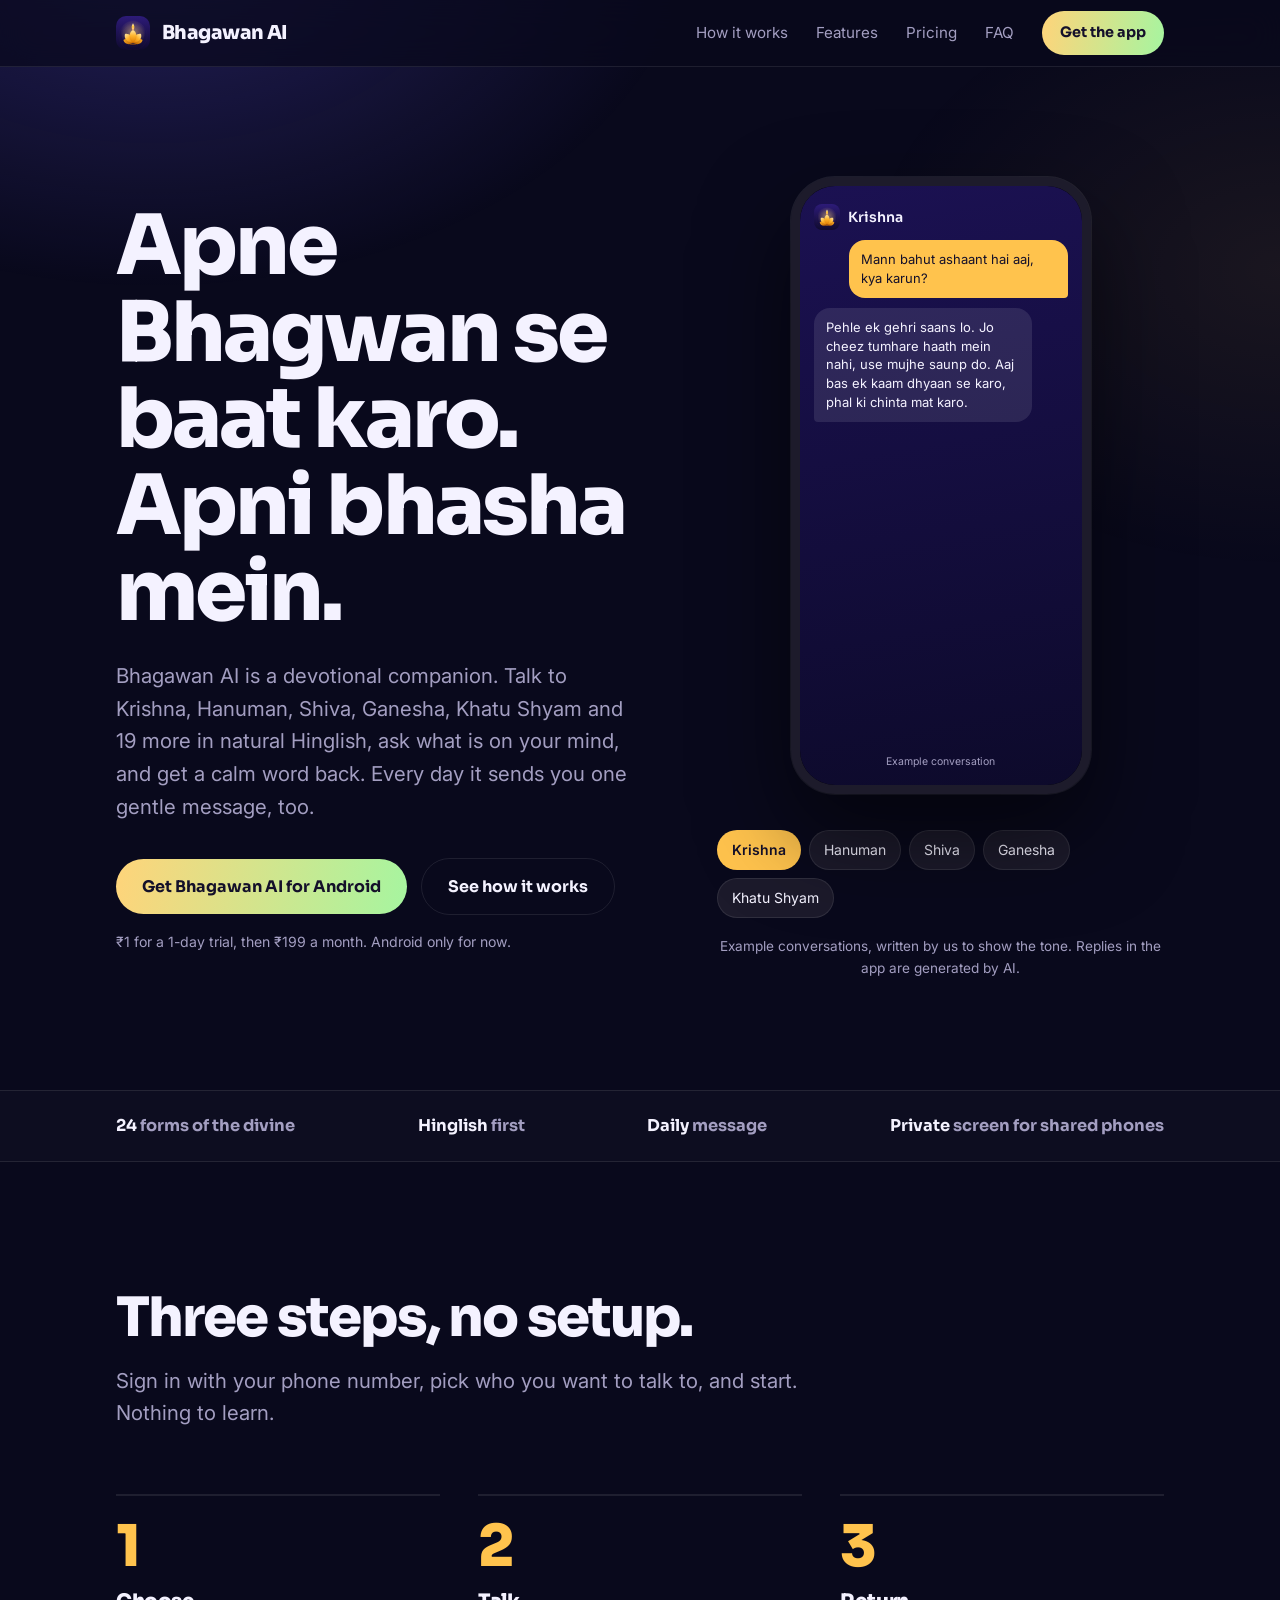
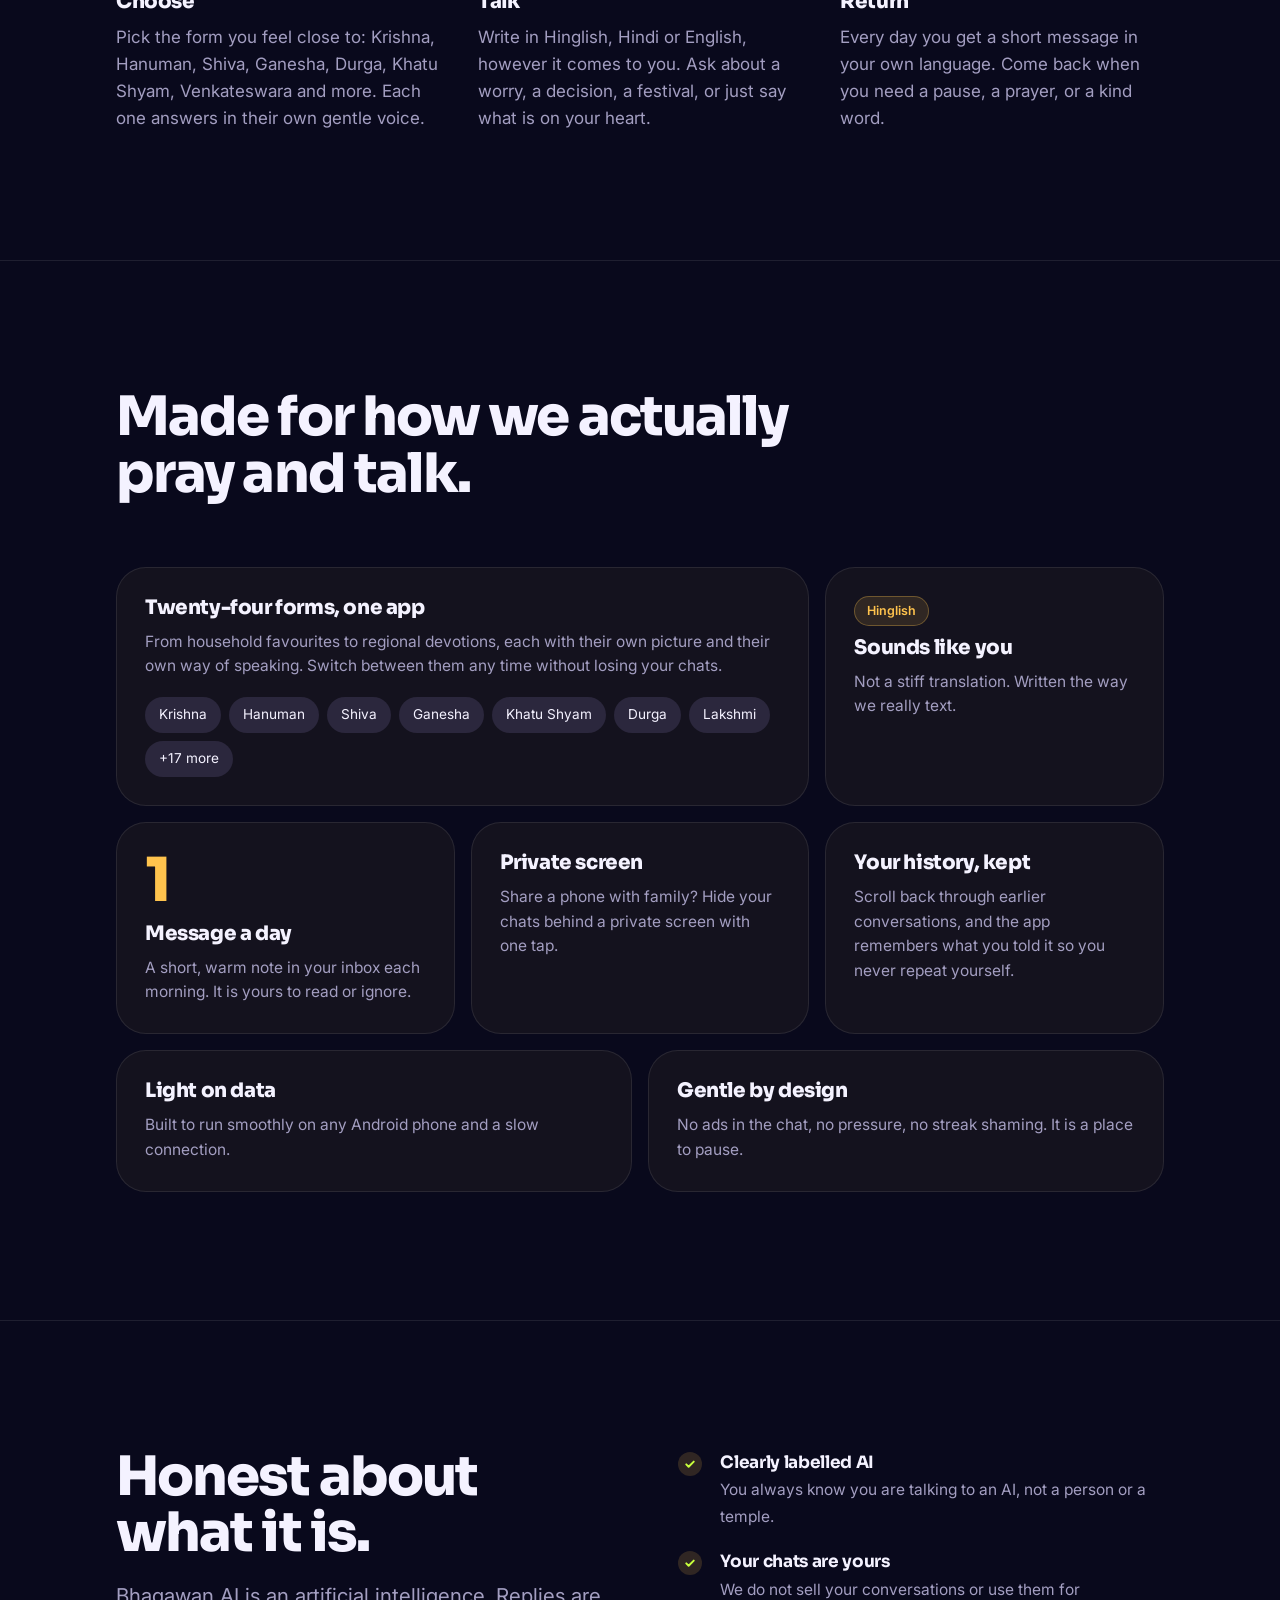
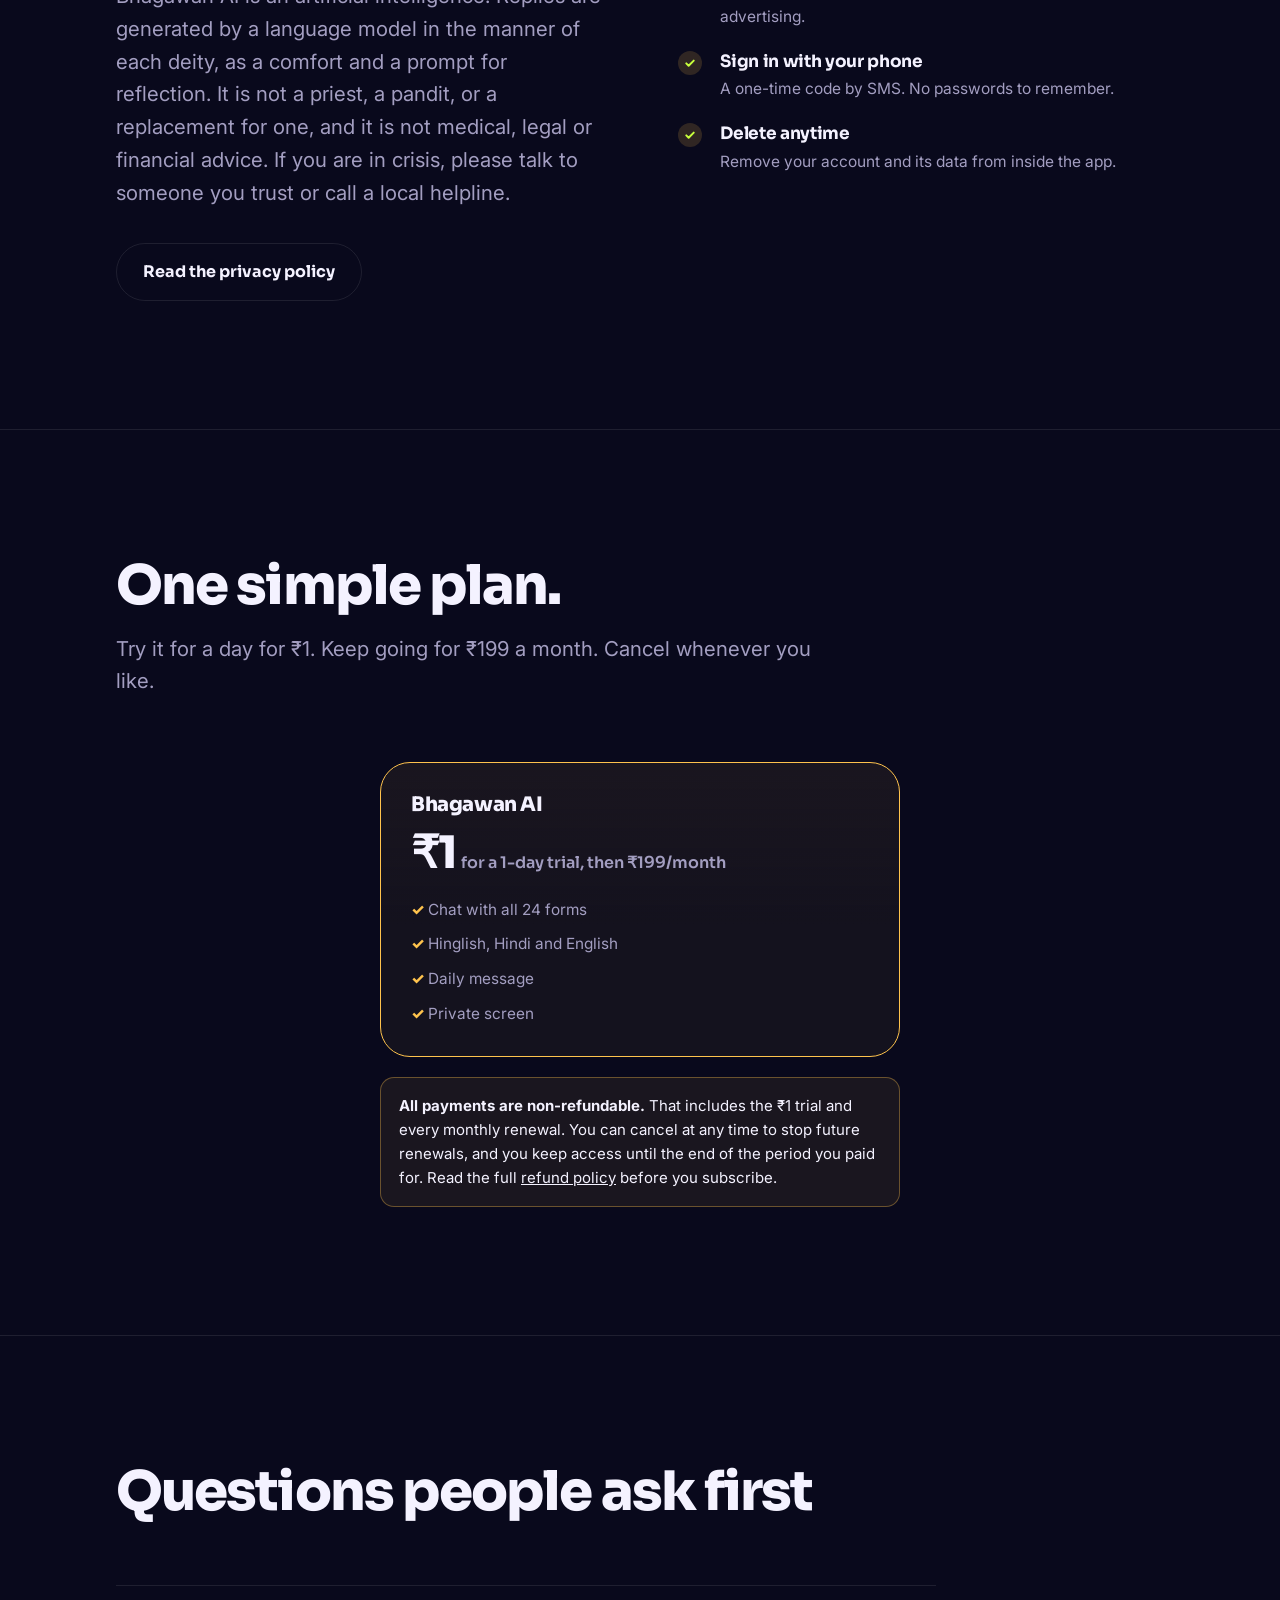
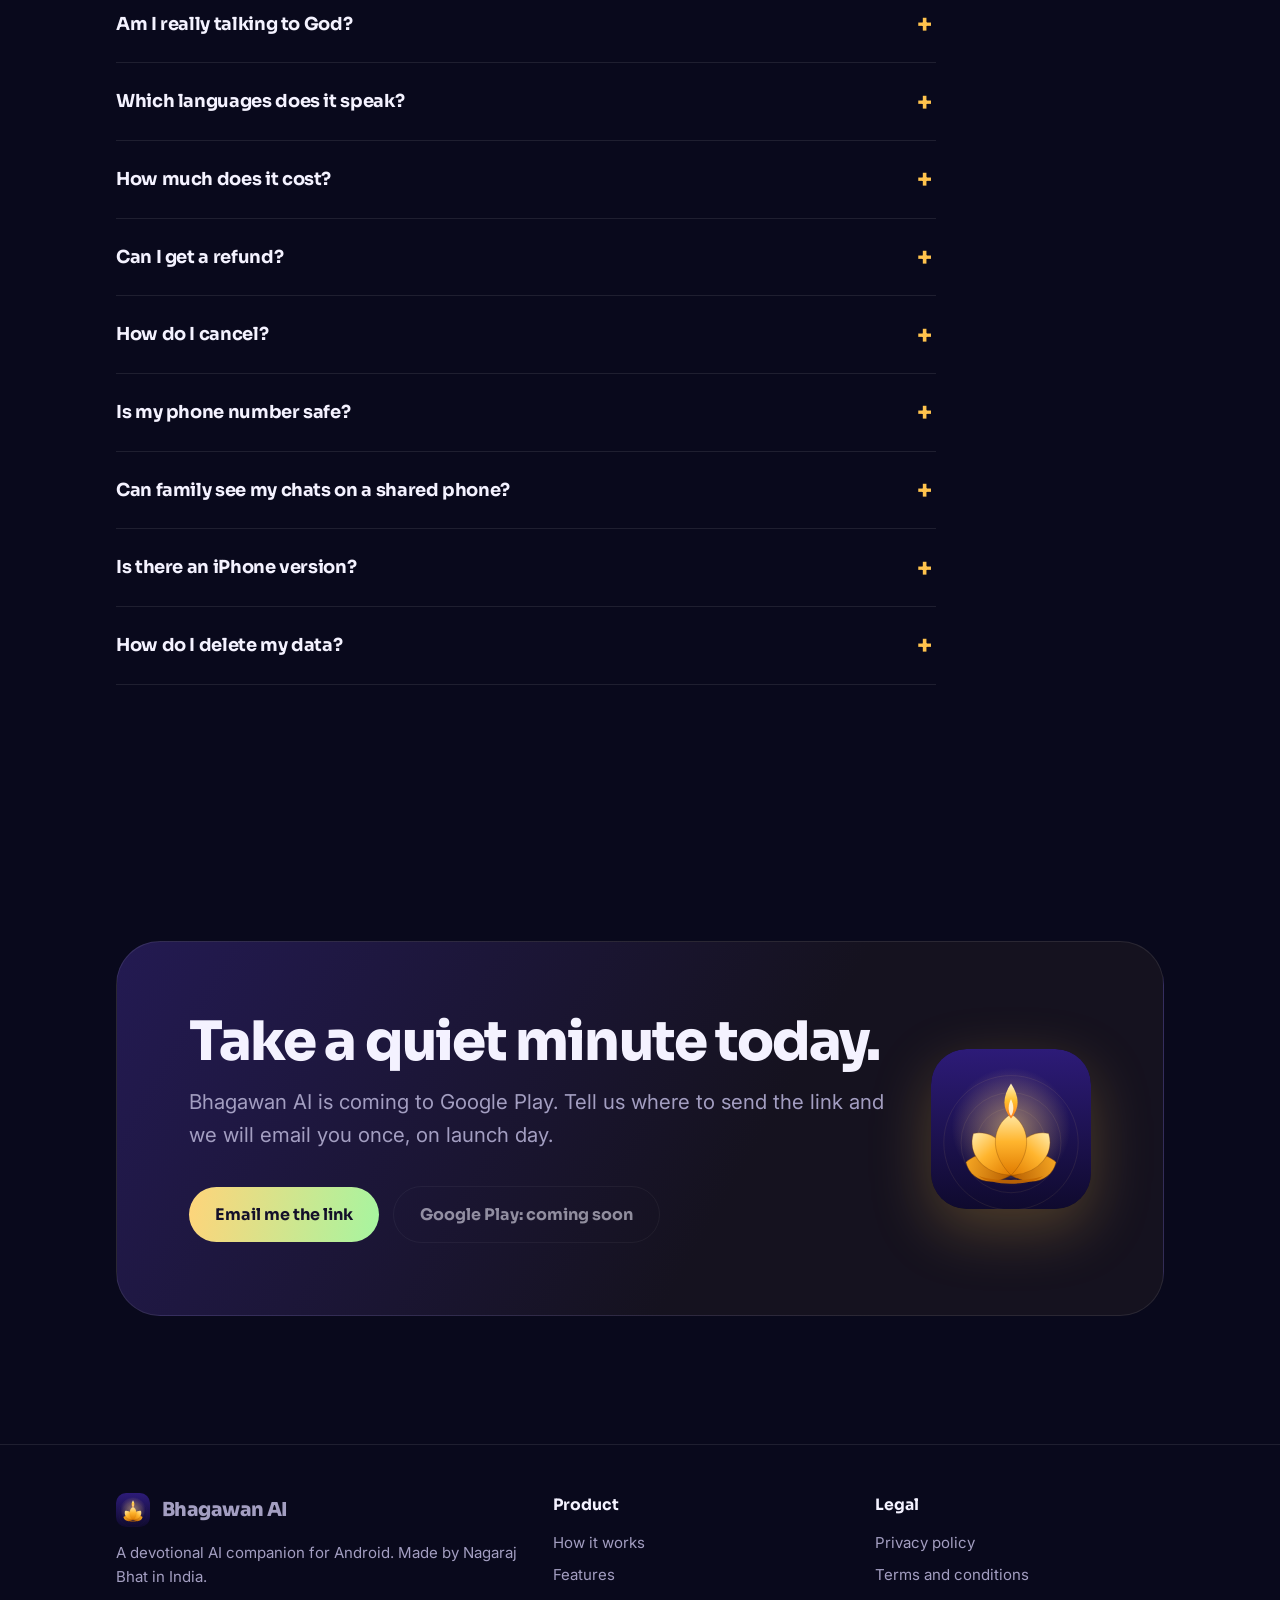
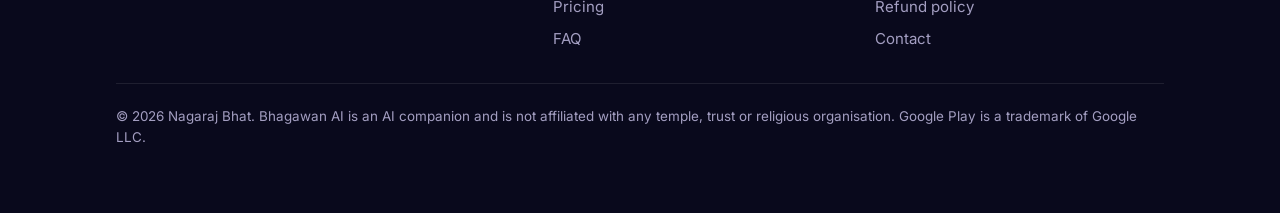
<file: index.html>
<!doctype html>
<html lang="en">
<head>
  <meta charset="utf-8">
  <meta name="viewport" content="width=device-width, initial-scale=1">
  <title>Bhagawan AI: talk to your Bhagwan, in Hinglish</title>
  <meta name="description" content="Bhagawan AI is a devotional companion for Android. Chat with Krishna, Hanuman, Shiva, Ganesha, Khatu Shyam and more in Hinglish, and get a gentle message every day.">
  <meta name="theme-color" content="#09091c">
  <meta property="og:title" content="Bhagawan AI: talk to your Bhagwan, in Hinglish">
  <meta property="og:description" content="A devotional AI companion in Hinglish. 24 forms of the divine, a daily message, and a private screen. Android.">
  <meta property="og:type" content="website">
  <meta property="og:image" content="https://bhagwan.astravanta.com/icon-512.png">
  <link rel="icon" type="image/svg+xml" href="icon.svg">
  <link rel="apple-touch-icon" href="apple-touch-icon.png">
  <link rel="preload" href="fonts/sora.ttf" as="font" type="font/ttf" crossorigin>
  <link rel="stylesheet" href="styles.css">
  <style>
    .chatdemo { position: absolute; inset: 0; display: flex; flex-direction: column; padding: 18px 14px 14px; gap: 10px; background: linear-gradient(170deg, #1b1152, #0d0a2b); }
    .chatdemo .who { display: flex; align-items: center; gap: 8px; font-family: "Sora", sans-serif; font-weight: 600; font-size: 14px; }
    .chatdemo .who img { width: 26px; height: 26px; border-radius: 8px; }
    .msg { max-width: 86%; padding: 10px 12px; border-radius: 16px; font-size: 13px; line-height: 1.45; opacity: 0; transform: translateY(6px); animation: rise .35s forwards; }
    .msg.me { align-self: flex-end; background: #ffc34d; color: #14102a; border-bottom-right-radius: 4px; }
    .msg.god { align-self: flex-start; background: rgba(255,255,255,.1); border-bottom-left-radius: 4px; }
    .chatdemo .tiny { margin-top: auto; font-size: 10.5px; color: #a39ec1; text-align: center; }
    @keyframes rise { to { opacity: 1; transform: none; } }
    .picker { display: flex; flex-wrap: wrap; gap: 8px; margin-top: 18px; }
    .picker button { font: inherit; font-size: 14px; cursor: pointer; color: var(--text); background: var(--s2); border: 1px solid var(--line); border-radius: 999px; padding: 8px 14px; }
    .picker button[aria-pressed="true"] { background: #ffc34d; color: #14102a; border-color: transparent; font-weight: 600; }
    .policy-box { margin-top: 20px; padding: 16px 18px; border: 1px solid rgba(255,195,77,.35); border-radius: 14px; background: rgba(255,195,77,.07); font-size: 15px; }
  </style>
</head>
<body>

<header class="nav">
  <div class="wrap">
    <a class="brand" href="/"><img src="icon.svg" alt="" width="34" height="34">Bhagawan AI</a>
    <nav class="nav-links" aria-label="Main">
      <a href="#how">How it works</a>
      <a href="#features">Features</a>
      <a href="#pricing">Pricing</a>
      <a href="#faq">FAQ</a>
      <a class="btn small" href="#get">Get the app</a>
    </nav>
  </div>
</header>

<main>
  <!-- HERO -->
  <section class="hero" style="padding-bottom: clamp(56px, 9vw, 110px)">
    <div class="wrap">
      <div>
        <h1>Apne Bhagwan se baat karo. Apni bhasha mein.</h1>
        <p class="lead">Bhagawan AI is a devotional companion. Talk to Krishna, Hanuman, Shiva, Ganesha, Khatu Shyam and 19 more in natural Hinglish, ask what is on your mind, and get a calm word back. Every day it sends you one gentle message, too.</p>
        <div class="cta-row">
          <a class="btn" href="#get">Get Bhagawan AI for Android</a>
          <a class="btn ghost" href="#how">See how it works</a>
        </div>
        <p class="note">₹1 for a 1-day trial, then ₹199 a month. Android only for now.</p>
      </div>

      <div class="demo">
        <div class="phone" aria-label="Example conversation in Bhagawan AI">
          <div class="chatdemo" id="chat" aria-live="polite">
            <div class="who"><img src="icon.svg" alt="">Krishna</div>
          </div>
        </div>
        <div class="picker" id="picker" role="group" aria-label="Choose who to talk to">
          <button type="button" aria-pressed="true" data-k="krishna">Krishna</button>
          <button type="button" aria-pressed="false" data-k="hanuman">Hanuman</button>
          <button type="button" aria-pressed="false" data-k="shiva">Shiva</button>
          <button type="button" aria-pressed="false" data-k="ganesha">Ganesha</button>
          <button type="button" aria-pressed="false" data-k="khatu">Khatu Shyam</button>
        </div>
        <p class="demo-hint">Example conversations, written by us to show the tone. Replies in the app are generated by AI.</p>
      </div>
    </div>
  </section>

  <div class="strip">
    <div class="wrap">
      <span><b>24</b> forms of the divine</span>
      <span><b>Hinglish</b> first</span>
      <span><b>Daily</b> message</span>
      <span><b>Private</b> screen for shared phones</span>
    </div>
  </div>

  <!-- HOW -->
  <section id="how">
    <div class="wrap">
      <div class="section-head">
        <h2>Three steps, no setup.</h2>
        <p class="lead">Sign in with your phone number, pick who you want to talk to, and start. Nothing to learn.</p>
      </div>
      <div class="steps">
        <div class="step">
          <h3>Choose</h3>
          <p>Pick the form you feel close to: Krishna, Hanuman, Shiva, Ganesha, Durga, Khatu Shyam, Venkateswara and more. Each one answers in their own gentle voice.</p>
        </div>
        <div class="step">
          <h3>Talk</h3>
          <p>Write in Hinglish, Hindi or English, however it comes to you. Ask about a worry, a decision, a festival, or just say what is on your heart.</p>
        </div>
        <div class="step">
          <h3>Return</h3>
          <p>Every day you get a short message in your own language. Come back when you need a pause, a prayer, or a kind word.</p>
        </div>
      </div>
    </div>
  </section>

  <!-- FEATURES -->
  <section id="features" class="sep">
    <div class="wrap">
      <div class="section-head">
        <h2>Made for how we actually pray and talk.</h2>
      </div>
      <div class="bento">
        <div class="tile a">
          <h3>Twenty-four forms, one app</h3>
          <p>From household favourites to regional devotions, each with their own picture and their own way of speaking. Switch between them any time without losing your chats.</p>
          <div class="chips"><span>Krishna</span><span>Hanuman</span><span>Shiva</span><span>Ganesha</span><span>Khatu Shyam</span><span>Durga</span><span>Lakshmi</span><span>+17 more</span></div>
        </div>
        <div class="tile b">
          <span class="tag pro">Hinglish</span>
          <h3>Sounds like you</h3>
          <p>Not a stiff translation. Written the way we really text.</p>
        </div>
        <div class="tile c">
          <div class="big">1</div>
          <h3>Message a day</h3>
          <p>A short, warm note in your inbox each morning. It is yours to read or ignore.</p>
        </div>
        <div class="tile d">
          <h3>Private screen</h3>
          <p>Share a phone with family? Hide your chats behind a private screen with one tap.</p>
        </div>
        <div class="tile e">
          <h3>Your history, kept</h3>
          <p>Scroll back through earlier conversations, and the app remembers what you told it so you never repeat yourself.</p>
        </div>
        <div class="tile f">
          <h3>Light on data</h3>
          <p>Built to run smoothly on any Android phone and a slow connection.</p>
        </div>
        <div class="tile g">
          <h3>Gentle by design</h3>
          <p>No ads in the chat, no pressure, no streak shaming. It is a place to pause.</p>
        </div>
      </div>
    </div>
  </section>

  <!-- TRUST -->
  <section class="sep">
    <div class="wrap trust">
      <div>
        <h2>Honest about what it is.</h2>
        <p class="lead" style="margin-top:18px">Bhagawan AI is an artificial intelligence. Replies are generated by a language model in the manner of each deity, as a comfort and a prompt for reflection. It is not a priest, a pandit, or a replacement for one, and it is not medical, legal or financial advice. If you are in crisis, please talk to someone you trust or call a local helpline.</p>
        <div class="cta-row"><a class="btn ghost" href="privacy.html">Read the privacy policy</a></div>
      </div>
      <ul>
        <li><div><b>Clearly labelled AI</b><span>You always know you are talking to an AI, not a person or a temple.</span></div></li>
        <li><div><b>Your chats are yours</b><span>We do not sell your conversations or use them for advertising.</span></div></li>
        <li><div><b>Sign in with your phone</b><span>A one-time code by SMS. No passwords to remember.</span></div></li>
        <li><div><b>Delete anytime</b><span>Remove your account and its data from inside the app.</span></div></li>
      </ul>
    </div>
  </section>

  <!-- PRICING -->
  <section id="pricing" class="sep">
    <div class="wrap">
      <div class="section-head">
        <h2>One simple plan.</h2>
        <p class="lead">Try it for a day for ₹1. Keep going for ₹199 a month. Cancel whenever you like.</p>
      </div>
      <div class="plans" style="grid-template-columns: minmax(0, 520px); justify-content: center;">
        <div class="plan hot">
          <h3>Bhagawan AI</h3>
          <div class="price">₹1 <small>for a 1-day trial, then ₹199/month</small></div>
          <ul>
            <li>Chat with all 24 forms</li>
            <li>Hinglish, Hindi and English</li>
            <li>Daily message</li>
            <li>Private screen</li>
          </ul>
        </div>
      </div>
      <div class="policy-box" style="max-width:520px;margin-left:auto;margin-right:auto">
        <b>All payments are non-refundable.</b> That includes the ₹1 trial and every monthly renewal. You can cancel at any time to stop future renewals, and you keep access until the end of the period you paid for. Read the full <a href="refund.html">refund policy</a> before you subscribe.
      </div>
    </div>
  </section>

  <!-- FAQ -->
  <section id="faq" class="sep">
    <div class="wrap">
      <div class="section-head"><h2>Questions people ask first</h2></div>
      <div class="faq">
        <details><summary>Am I really talking to God?</summary><p>No. Bhagawan AI is an artificial intelligence that replies in the manner and spirit of each deity. It is meant as comfort and a prompt to reflect, not as a divine voice, and it is not a substitute for a priest or your own faith practice.</p></details>
        <details><summary>Which languages does it speak?</summary><p>It is built for Hinglish, the way most of us text, and also understands Hindi and English. Write however feels natural.</p></details>
        <details><summary>How much does it cost?</summary><p>₹1 for a 1-day trial, then ₹199 a month. Prices include applicable taxes.</p></details>
        <details><summary>Can I get a refund?</summary><p>No. All payments, including the ₹1 trial and renewals, are non-refundable. You can cancel any time to stop the next renewal. The <a href="refund.html">refund policy</a> has the details.</p></details>
        <details><summary>How do I cancel?</summary><p>Cancel from Profile inside the app, before the next renewal date. You keep access until the end of the period you already paid for, and you will not be charged again.</p></details>
        <details><summary>Is my phone number safe?</summary><p>We use it to sign you in with a one-time code and to link your subscription. We do not sell it. The <a href="privacy.html">privacy policy</a> lists exactly who processes what.</p></details>
        <details><summary>Can family see my chats on a shared phone?</summary><p>Use the private screen to hide your chats behind a tap, so they stay between you and your Bhagwan.</p></details>
        <details><summary>Is there an iPhone version?</summary><p>Not yet. Bhagawan AI is on Android first.</p></details>
        <details><summary>How do I delete my data?</summary><p>Use Delete account in the app, or email us from the address on your account. We will remove your profile and chat data. The <a href="privacy.html">privacy policy</a> explains what we keep and for how long.</p></details>
      </div>
    </div>
  </section>

  <!-- CLOSING -->
  <section id="get" class="closing">
    <div class="wrap">
      <div class="box">
        <div>
          <h2>Take a quiet minute today.</h2>
          <p class="lead" style="margin-top:16px">Bhagawan AI is coming to Google Play. Tell us where to send the link and we will email you once, on launch day.</p>
          <div class="cta-row">
            <a class="btn" href="mailto:hello@astravanta.com?subject=Bhagawan%20AI%20launch%20link">Email me the link</a>
            <a class="btn ghost" href="#" aria-disabled="true">Google Play: coming soon</a>
          </div>
        </div>
        <img src="icon.svg" alt="" width="160" height="160" style="border-radius:36px;box-shadow:0 20px 60px rgba(255,195,77,.25)">
      </div>
    </div>
  </section>
</main>

<footer>
  <div class="wrap">
    <div>
      <a class="brand" href="/"><img src="icon.svg" alt="" width="34" height="34">Bhagawan AI</a>
      <p style="margin-top:14px;max-width:30em">A devotional AI companion for Android. Made by Nagaraj Bhat in India.</p>
    </div>
    <div>
      <h4>Product</h4>
      <ul><li><a href="#how">How it works</a></li><li><a href="#features">Features</a></li><li><a href="#pricing">Pricing</a></li><li><a href="#faq">FAQ</a></li></ul>
    </div>
    <div>
      <h4>Legal</h4>
      <ul><li><a href="privacy.html">Privacy policy</a></li><li><a href="terms.html">Terms and conditions</a></li><li><a href="refund.html">Refund policy</a></li><li><a href="mailto:hello@astravanta.com">Contact</a></li></ul>
    </div>
    <p class="fine">© 2026 Nagaraj Bhat. Bhagawan AI is an AI companion and is not affiliated with any temple, trust or religious organisation. Google Play is a trademark of Google LLC.</p>
  </div>
</footer>

<script>
(function () {
  var TALKS = {
    krishna: ['Mann bahut ashaant hai aaj, kya karun?', 'Pehle ek gehri saans lo. Jo cheez tumhare haath mein nahi, use mujhe saunp do. Aaj bas ek kaam dhyaan se karo, phal ki chinta mat karo.'],
    hanuman: ['Mujhe interview se bahut darr lag raha hai.', 'Darr ko himmat se badal do. Jai Shri Ram bol kar pehla kadam rakho. Taiyari tumne ki hai, baaki Bajrangbali par chhod do.'],
    shiva: ['Gussa bahut aata hai, kaise rokun?', 'Bhole ki tarah shaant ho jao. Jab gussa uthe, das tak ginti karo aur ek lamba Om bolo. Tum gusse se bade ho.'],
    ganesha: ['Naya kaam shuru kar raha hoon, kuch bataiye.', 'Shubh aarambh! Chhoti taiyari se shuru karo, rukawatein ek ek karke hat jayengi. Mann mein Om Gan Ganapataye Namah rakhna.'],
    khatu: ['Mushkil waqt chal raha hai, haar gaya hoon.', 'Haare ka sahara, Baba Shyam tumhare saath hain. Girna koi baat nahi, uthna zaroori hai. Aaj ek kadam aage badho, Shyam Baba sambhal lenge.']
  };
  var NAMES = { krishna: 'Krishna', hanuman: 'Hanuman', shiva: 'Shiva', ganesha: 'Ganesha', khatu: 'Khatu Shyam' };
  var chat = document.getElementById('chat'), picker = document.getElementById('picker'), timer;
  function show(k) {
    clearTimeout(timer);
    chat.innerHTML = '<div class="who"><img src="icon.svg" alt="">' + NAMES[k] + '</div>';
    function add(cls, text, delay) {
      timer = setTimeout(function () { var d = document.createElement('div'); d.className = 'msg ' + cls; d.textContent = text; chat.insertBefore(d, chat.querySelector('.tiny')); }, delay);
    }
    var tiny = document.createElement('div'); tiny.className = 'tiny'; tiny.textContent = 'Example conversation'; chat.appendChild(tiny);
    var me = document.createElement('div'); me.className = 'msg me'; me.textContent = TALKS[k][0]; chat.insertBefore(me, tiny);
    timer = setTimeout(function () { var g = document.createElement('div'); g.className = 'msg god'; g.textContent = TALKS[k][1]; chat.insertBefore(g, tiny); }, 700);
  }
  picker.addEventListener('click', function (e) {
    var b = e.target.closest('button'); if (!b) return;
    [].forEach.call(picker.children, function (x) { x.setAttribute('aria-pressed', x === b ? 'true' : 'false'); });
    show(b.dataset.k);
  });
  show('krishna');
})();
</script>
</body>
</html>
</file>
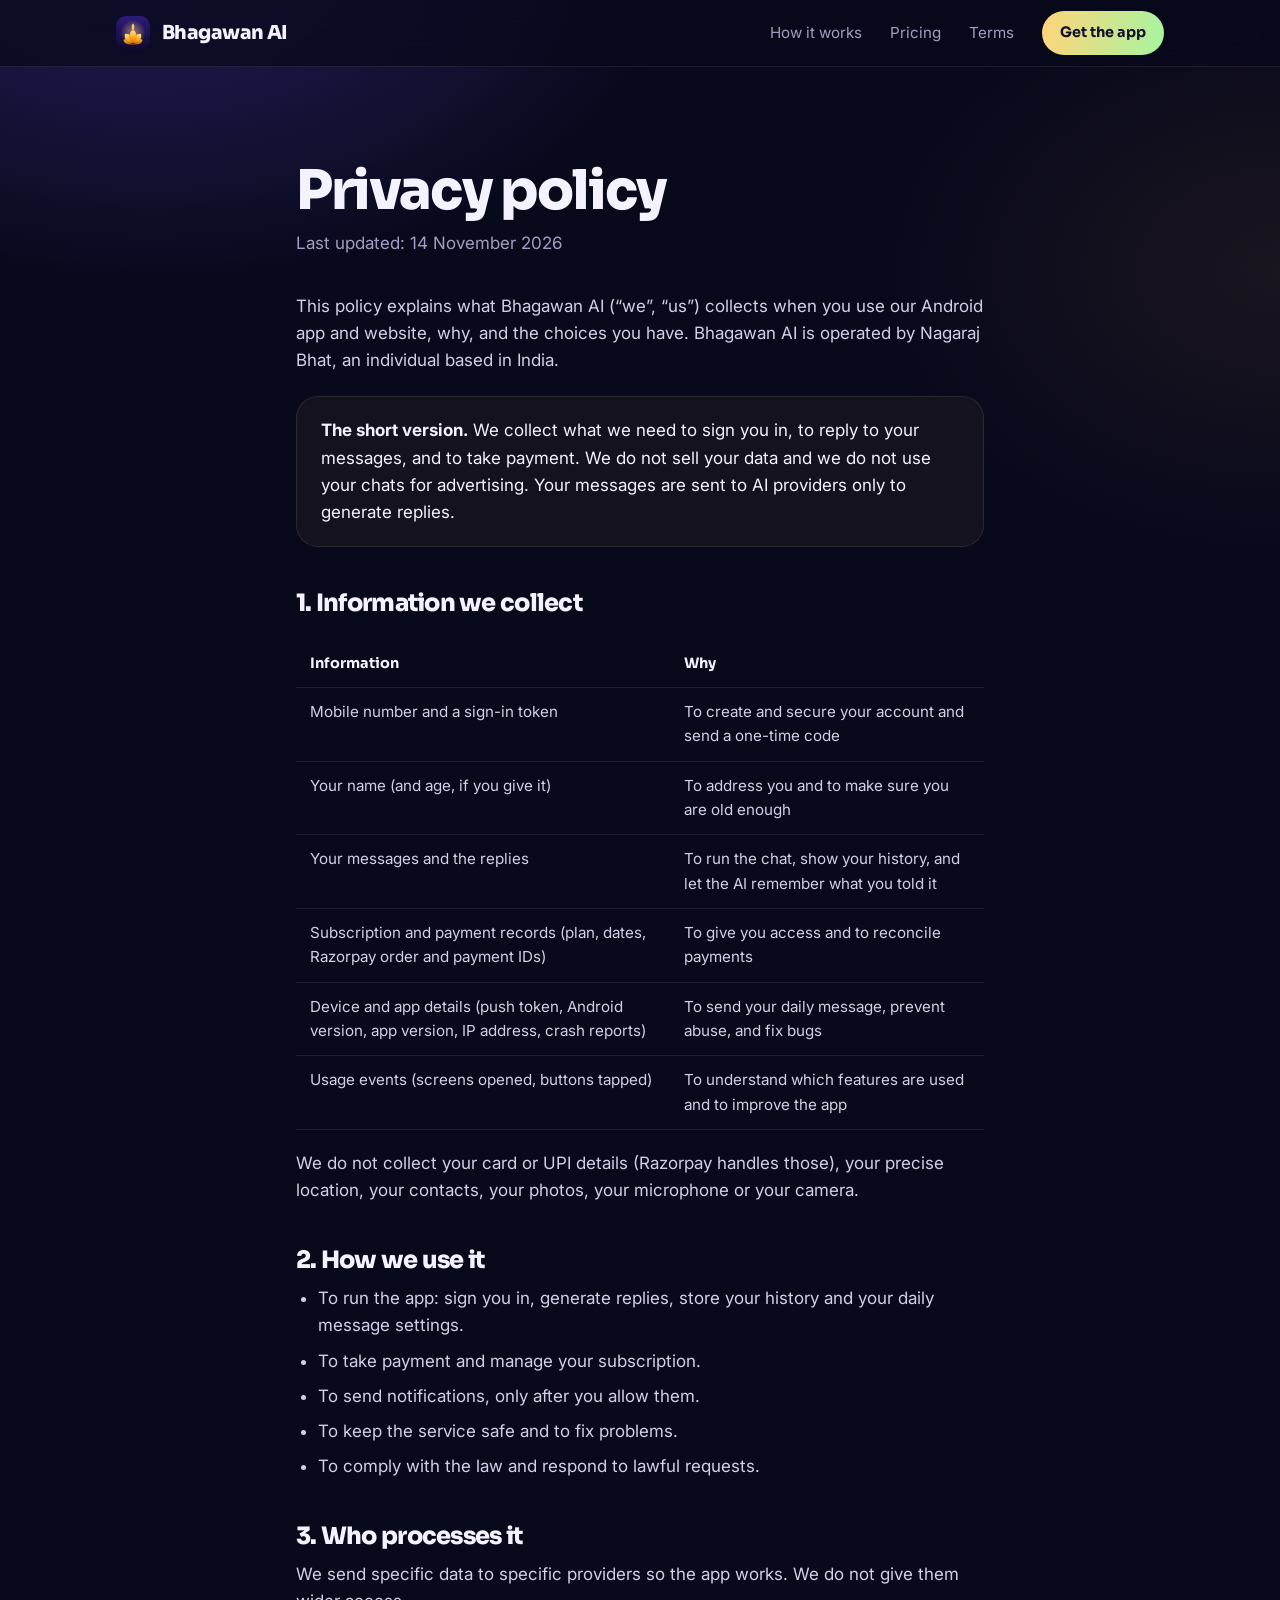
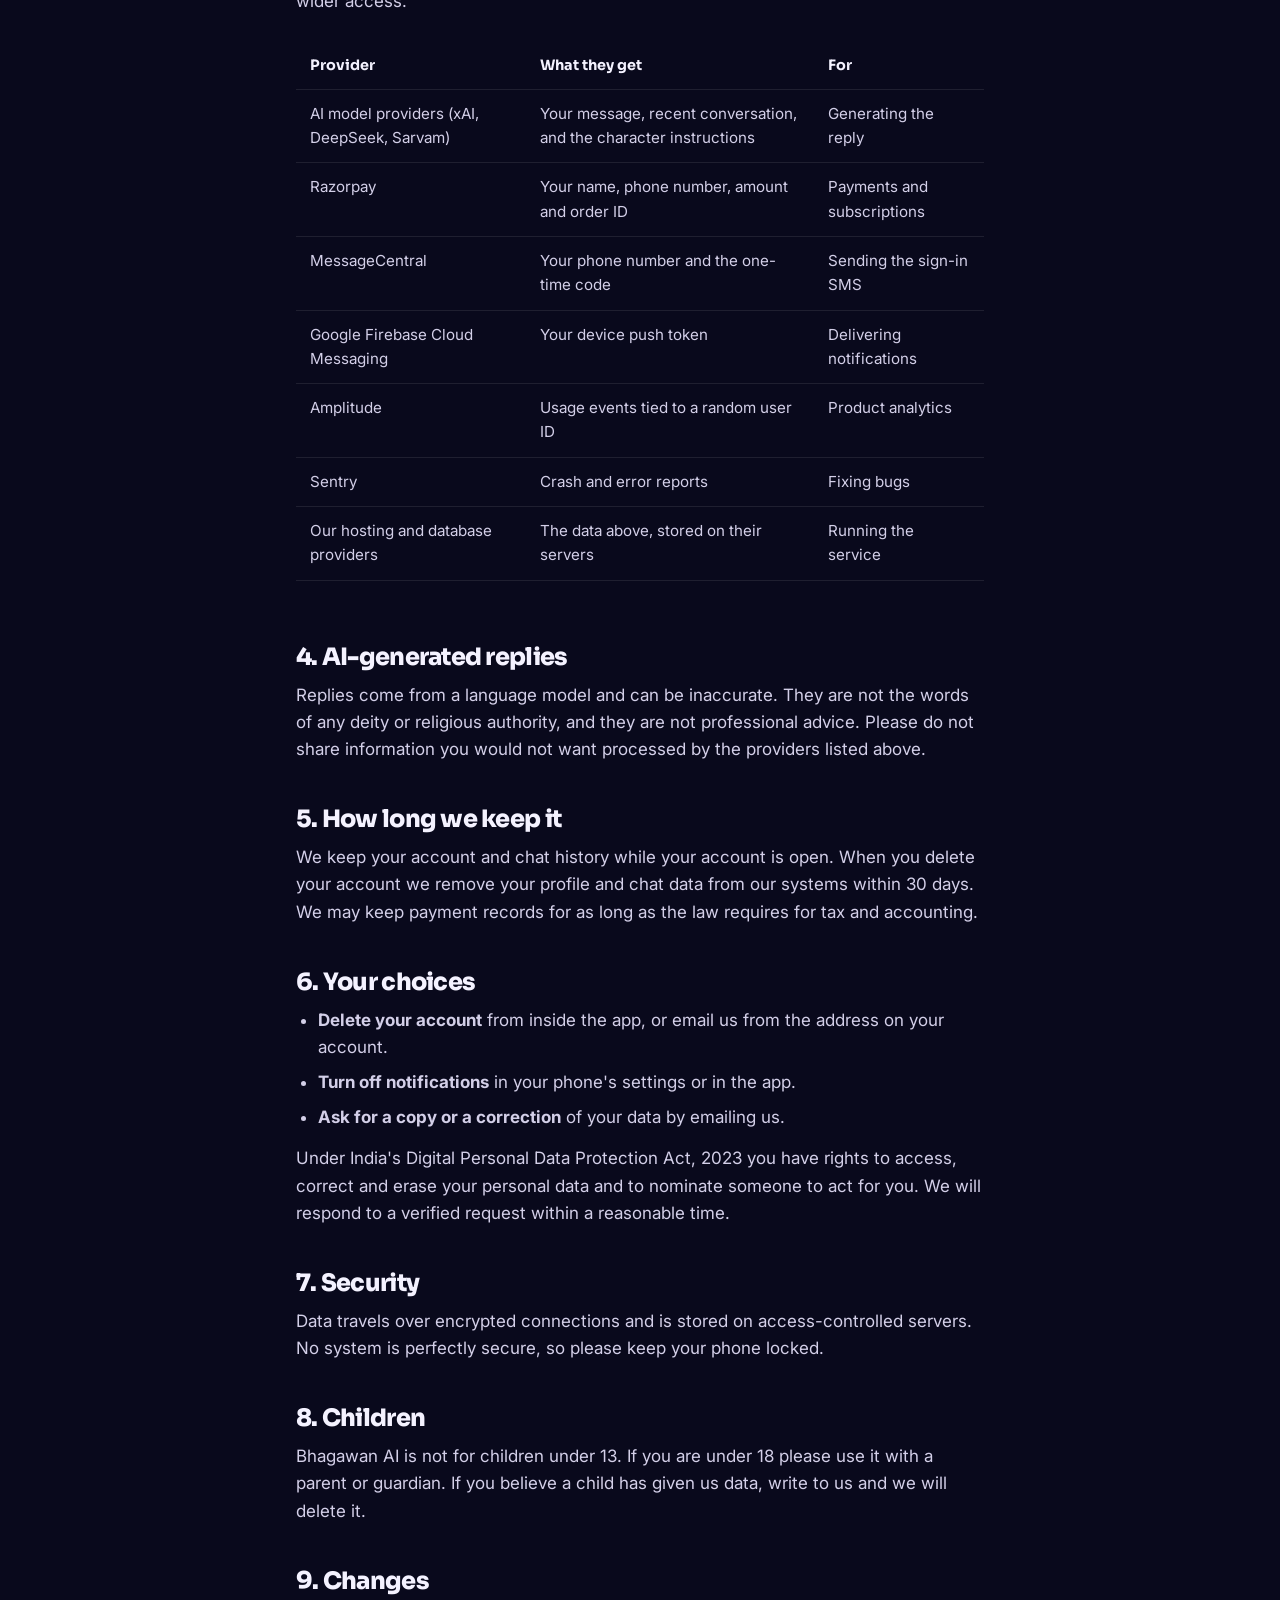
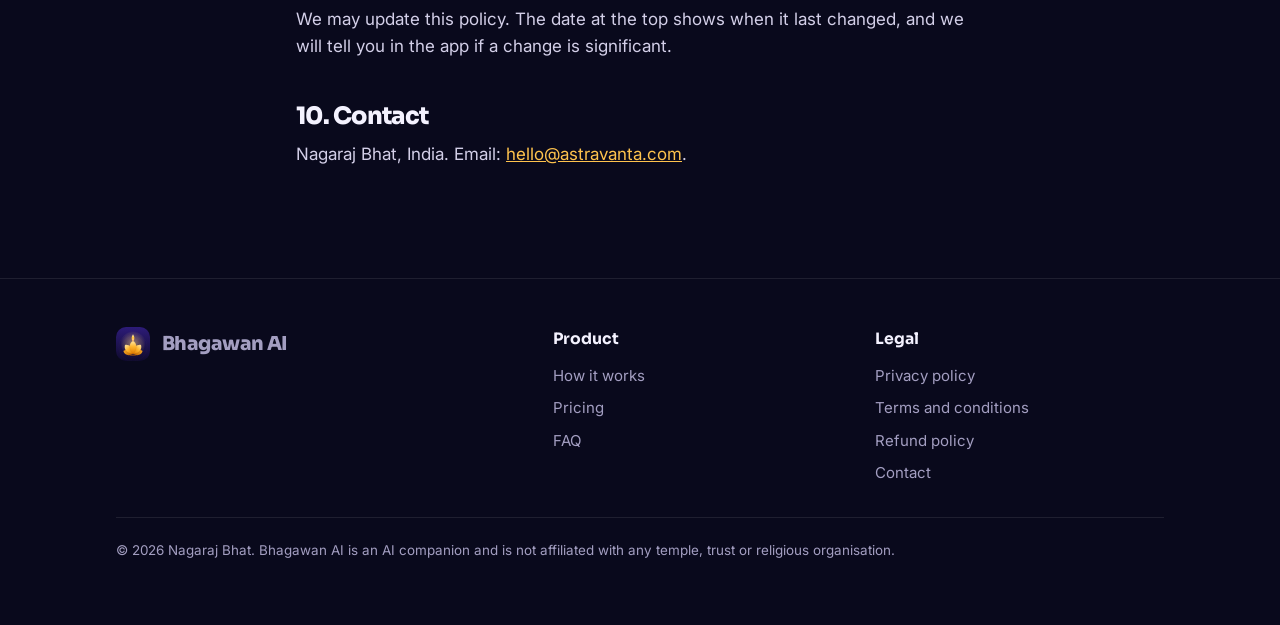
<file: privacy.html>
<!doctype html>
<html lang="en">
<head>
  <meta charset="utf-8">
  <meta name="viewport" content="width=device-width, initial-scale=1">
  <title>Privacy policy · Bhagawan AI</title>
  <meta name="description" content="How Bhagawan AI handles your data: what we collect, why, who processes it, and how to delete it.">
  <meta name="theme-color" content="#09091c">
  <link rel="icon" type="image/svg+xml" href="icon.svg">
  <link rel="apple-touch-icon" href="apple-touch-icon.png">
  <link rel="stylesheet" href="styles.css">
</head>
<body>
<header class="nav"><div class="wrap">
  <a class="brand" href="/"><img src="icon.svg" alt="" width="34" height="34">Bhagawan AI</a>
  <nav class="nav-links" aria-label="Main"><a href="/#how">How it works</a><a href="/#pricing">Pricing</a><a href="terms.html">Terms</a><a class="btn small" href="/#get">Get the app</a></nav>
</div></header>

<main class="legal"><div class="wrap">
  <h1>Privacy policy</h1>
<p class="updated">Last updated: 14 November 2026</p>

  <p>This policy explains what Bhagawan AI (“we”, “us”) collects when you use our Android app and website, why, and the choices you have. Bhagawan AI is operated by Nagaraj Bhat, an individual based in India.</p>

  <div class="callout"><b>The short version.</b> We collect what we need to sign you in, to reply to your messages, and to take payment. We do not sell your data and we do not use your chats for advertising. Your messages are sent to AI providers only to generate replies.</div>

  <h2>1. Information we collect</h2>
  <div class="tablewrap"><table>
    <thead><tr><th>Information</th><th>Why</th></tr></thead>
    <tbody>
      <tr><td>Mobile number and a sign-in token</td><td>To create and secure your account and send a one-time code</td></tr>
      <tr><td>Your name (and age, if you give it)</td><td>To address you and to make sure you are old enough</td></tr>
      <tr><td>Your messages and the replies</td><td>To run the chat, show your history, and let the AI remember what you told it</td></tr>
      <tr><td>Subscription and payment records (plan, dates, Razorpay order and payment IDs)</td><td>To give you access and to reconcile payments</td></tr>
      <tr><td>Device and app details (push token, Android version, app version, IP address, crash reports)</td><td>To send your daily message, prevent abuse, and fix bugs</td></tr>
      <tr><td>Usage events (screens opened, buttons tapped)</td><td>To understand which features are used and to improve the app</td></tr>
    </tbody>
  </table></div>
  <p>We do not collect your card or UPI details (Razorpay handles those), your precise location, your contacts, your photos, your microphone or your camera.</p>

  <h2>2. How we use it</h2>
  <ul>
    <li>To run the app: sign you in, generate replies, store your history and your daily message settings.</li>
    <li>To take payment and manage your subscription.</li>
    <li>To send notifications, only after you allow them.</li>
    <li>To keep the service safe and to fix problems.</li>
    <li>To comply with the law and respond to lawful requests.</li>
  </ul>

  <h2>3. Who processes it</h2>
  <p>We send specific data to specific providers so the app works. We do not give them wider access.</p>
  <div class="tablewrap"><table>
    <thead><tr><th>Provider</th><th>What they get</th><th>For</th></tr></thead>
    <tbody>
      <tr><td>AI model providers (xAI, DeepSeek, Sarvam)</td><td>Your message, recent conversation, and the character instructions</td><td>Generating the reply</td></tr>
      <tr><td>Razorpay</td><td>Your name, phone number, amount and order ID</td><td>Payments and subscriptions</td></tr>
      <tr><td>MessageCentral</td><td>Your phone number and the one-time code</td><td>Sending the sign-in SMS</td></tr>
      <tr><td>Google Firebase Cloud Messaging</td><td>Your device push token</td><td>Delivering notifications</td></tr>
      <tr><td>Amplitude</td><td>Usage events tied to a random user ID</td><td>Product analytics</td></tr>
      <tr><td>Sentry</td><td>Crash and error reports</td><td>Fixing bugs</td></tr>
      <tr><td>Our hosting and database providers</td><td>The data above, stored on their servers</td><td>Running the service</td></tr>
    </tbody>
  </table></div>

  <h2>4. AI-generated replies</h2>
  <p>Replies come from a language model and can be inaccurate. They are not the words of any deity or religious authority, and they are not professional advice. Please do not share information you would not want processed by the providers listed above.</p>

  <h2>5. How long we keep it</h2>
  <p>We keep your account and chat history while your account is open. When you delete your account we remove your profile and chat data from our systems within 30 days. We may keep payment records for as long as the law requires for tax and accounting.</p>

  <h2>6. Your choices</h2>
  <ul>
    <li><b>Delete your account</b> from inside the app, or email us from the address on your account.</li>
    <li><b>Turn off notifications</b> in your phone's settings or in the app.</li>
    <li><b>Ask for a copy or a correction</b> of your data by emailing us.</li>
  </ul>
  <p>Under India's Digital Personal Data Protection Act, 2023 you have rights to access, correct and erase your personal data and to nominate someone to act for you. We will respond to a verified request within a reasonable time.</p>

  <h2>7. Security</h2>
  <p>Data travels over encrypted connections and is stored on access-controlled servers. No system is perfectly secure, so please keep your phone locked.</p>

  <h2>8. Children</h2>
  <p>Bhagawan AI is not for children under 13. If you are under 18 please use it with a parent or guardian. If you believe a child has given us data, write to us and we will delete it.</p>

  <h2>9. Changes</h2>
  <p>We may update this policy. The date at the top shows when it last changed, and we will tell you in the app if a change is significant.</p>

  <h2>10. Contact</h2>
  <p>Nagaraj Bhat, India. Email: <a href="mailto:hello@astravanta.com">hello@astravanta.com</a>.</p>
</div></main>

<footer><div class="wrap">
  <div><a class="brand" href="/"><img src="icon.svg" alt="" width="34" height="34">Bhagawan AI</a></div>
  <div><h4>Product</h4><ul><li><a href="/#how">How it works</a></li><li><a href="/#pricing">Pricing</a></li><li><a href="/#faq">FAQ</a></li></ul></div>
  <div><h4>Legal</h4><ul><li><a href="privacy.html">Privacy policy</a></li><li><a href="terms.html">Terms and conditions</a></li><li><a href="refund.html">Refund policy</a></li><li><a href="mailto:hello@astravanta.com">Contact</a></li></ul></div>
  <p class="fine">© 2026 Nagaraj Bhat. Bhagawan AI is an AI companion and is not affiliated with any temple, trust or religious organisation.</p>
</div></footer>
</body>
</html>
</file>
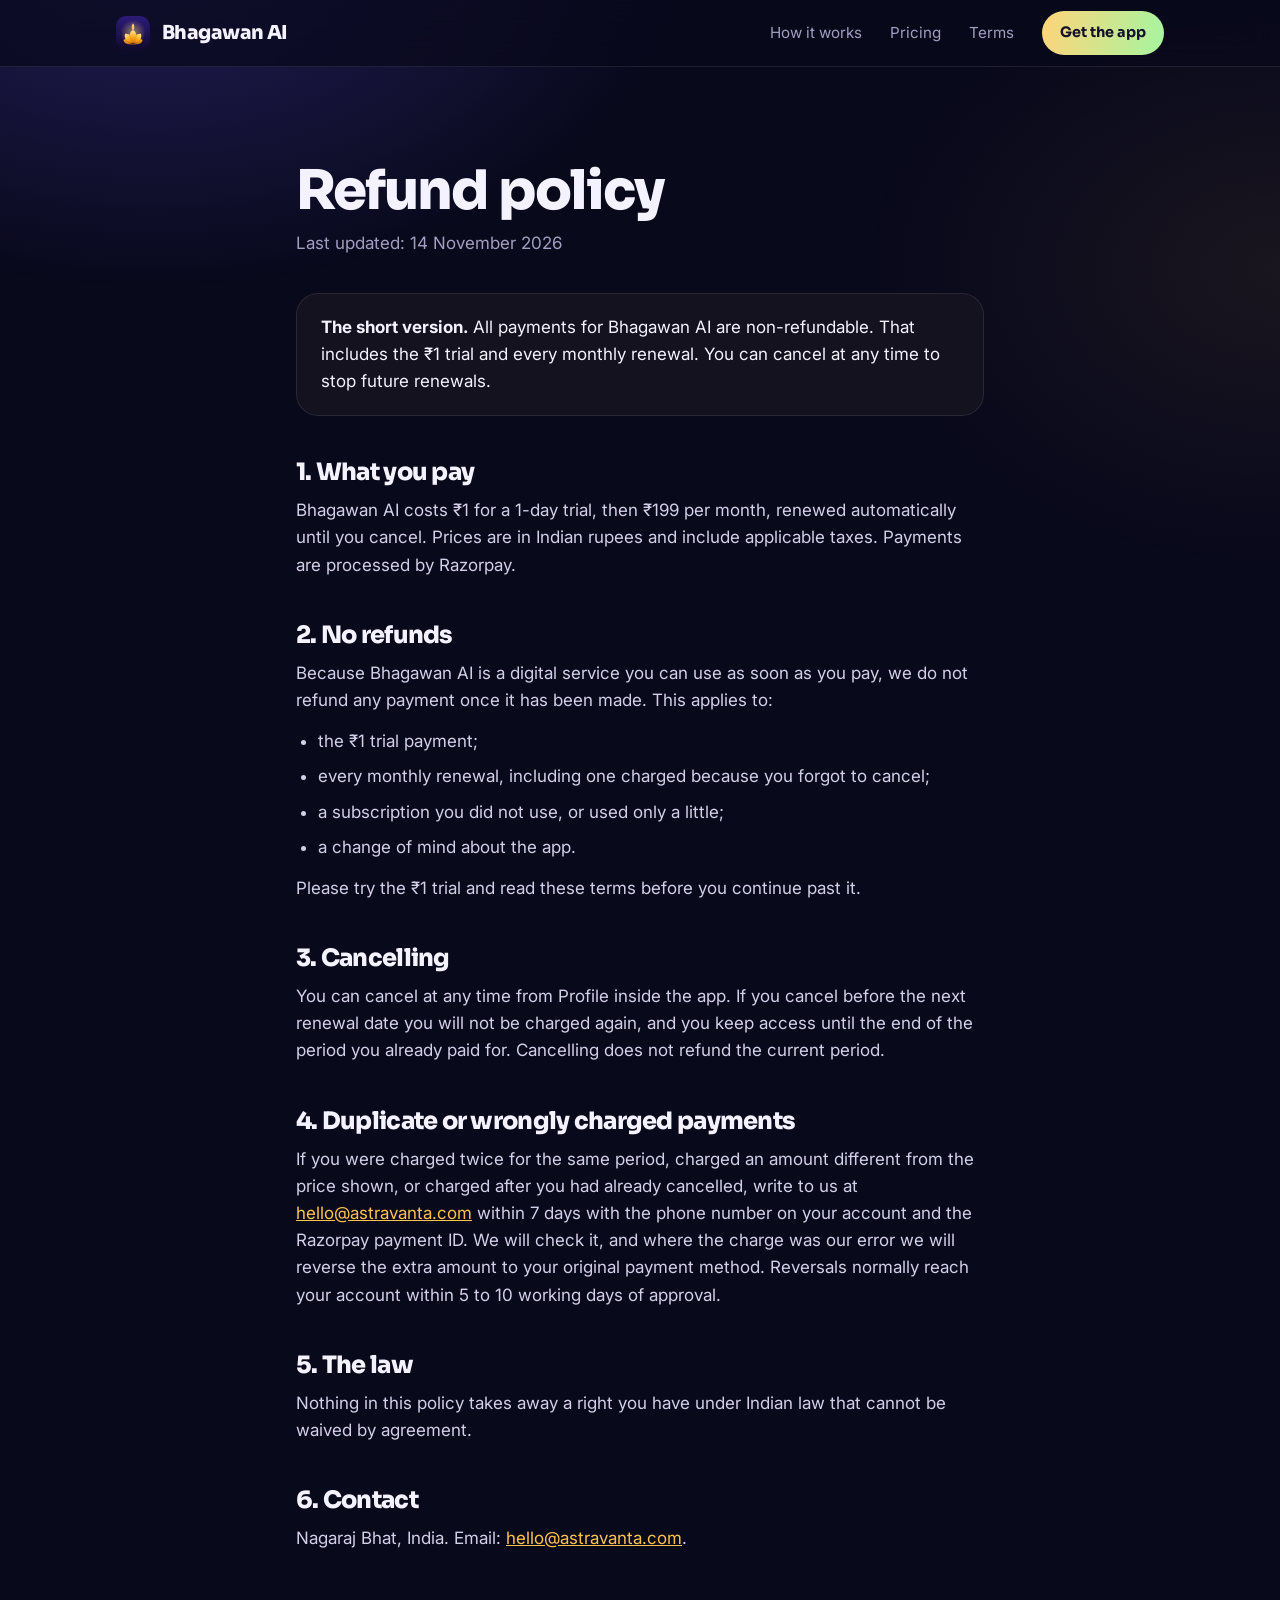
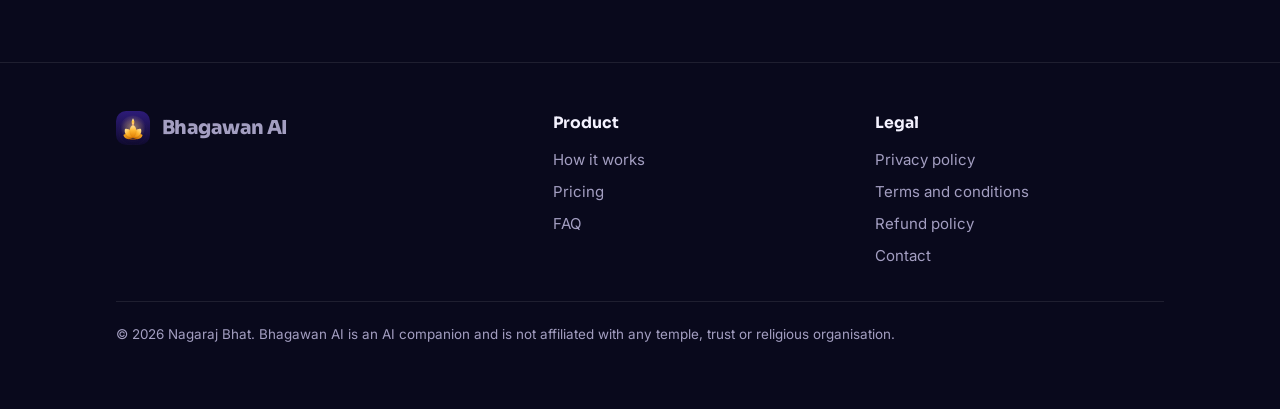
<file: refund.html>
<!doctype html>
<html lang="en">
<head>
  <meta charset="utf-8">
  <meta name="viewport" content="width=device-width, initial-scale=1">
  <title>Refund policy · Bhagawan AI</title>
  <meta name="description" content="Bhagawan AI payments are non-refundable. How billing, trials and cancellation work.">
  <meta name="theme-color" content="#09091c">
  <link rel="icon" type="image/svg+xml" href="icon.svg">
  <link rel="apple-touch-icon" href="apple-touch-icon.png">
  <link rel="stylesheet" href="styles.css">
</head>
<body>
<header class="nav"><div class="wrap">
  <a class="brand" href="/"><img src="icon.svg" alt="" width="34" height="34">Bhagawan AI</a>
  <nav class="nav-links" aria-label="Main"><a href="/#how">How it works</a><a href="/#pricing">Pricing</a><a href="terms.html">Terms</a><a class="btn small" href="/#get">Get the app</a></nav>
</div></header>

<main class="legal"><div class="wrap">
  <h1>Refund policy</h1>
<p class="updated">Last updated: 14 November 2026</p>

  <div class="callout"><b>The short version.</b> All payments for Bhagawan AI are non-refundable. That includes the ₹1 trial and every monthly renewal. You can cancel at any time to stop future renewals.</div>

  <h2>1. What you pay</h2>
  <p>Bhagawan AI costs ₹1 for a 1-day trial, then ₹199 per month, renewed automatically until you cancel. Prices are in Indian rupees and include applicable taxes. Payments are processed by Razorpay.</p>

  <h2>2. No refunds</h2>
  <p>Because Bhagawan AI is a digital service you can use as soon as you pay, we do not refund any payment once it has been made. This applies to:</p>
  <ul>
    <li>the ₹1 trial payment;</li>
    <li>every monthly renewal, including one charged because you forgot to cancel;</li>
    <li>a subscription you did not use, or used only a little;</li>
    <li>a change of mind about the app.</li>
  </ul>
  <p>Please try the ₹1 trial and read these terms before you continue past it.</p>

  <h2>3. Cancelling</h2>
  <p>You can cancel at any time from Profile inside the app. If you cancel before the next renewal date you will not be charged again, and you keep access until the end of the period you already paid for. Cancelling does not refund the current period.</p>

  <h2>4. Duplicate or wrongly charged payments</h2>
  <p>If you were charged twice for the same period, charged an amount different from the price shown, or charged after you had already cancelled, write to us at <a href="mailto:hello@astravanta.com">hello@astravanta.com</a> within 7 days with the phone number on your account and the Razorpay payment ID. We will check it, and where the charge was our error we will reverse the extra amount to your original payment method. Reversals normally reach your account within 5 to 10 working days of approval.</p>

  <h2>5. The law</h2>
  <p>Nothing in this policy takes away a right you have under Indian law that cannot be waived by agreement.</p>

  <h2>6. Contact</h2>
  <p>Nagaraj Bhat, India. Email: <a href="mailto:hello@astravanta.com">hello@astravanta.com</a>.</p>
</div></main>

<footer><div class="wrap">
  <div><a class="brand" href="/"><img src="icon.svg" alt="" width="34" height="34">Bhagawan AI</a></div>
  <div><h4>Product</h4><ul><li><a href="/#how">How it works</a></li><li><a href="/#pricing">Pricing</a></li><li><a href="/#faq">FAQ</a></li></ul></div>
  <div><h4>Legal</h4><ul><li><a href="privacy.html">Privacy policy</a></li><li><a href="terms.html">Terms and conditions</a></li><li><a href="refund.html">Refund policy</a></li><li><a href="mailto:hello@astravanta.com">Contact</a></li></ul></div>
  <p class="fine">© 2026 Nagaraj Bhat. Bhagawan AI is an AI companion and is not affiliated with any temple, trust or religious organisation.</p>
</div></footer>
</body>
</html>
</file>
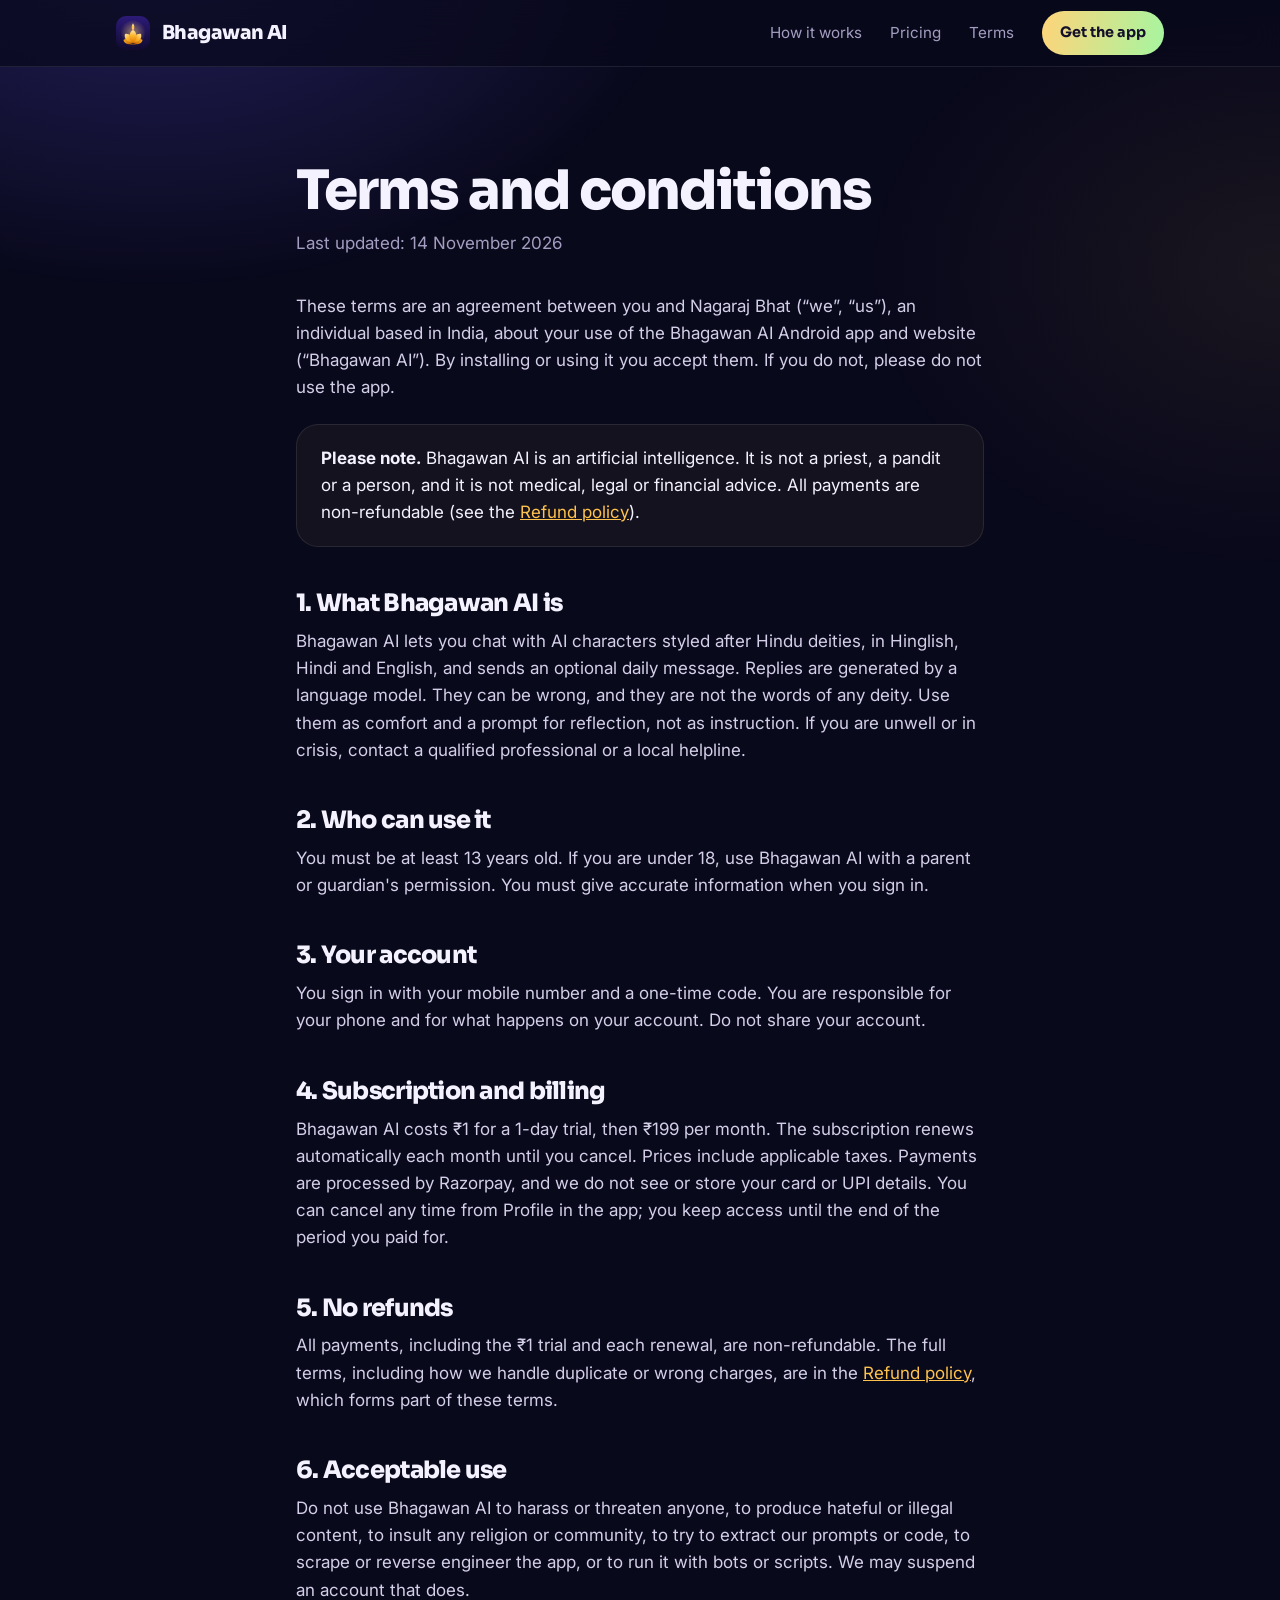
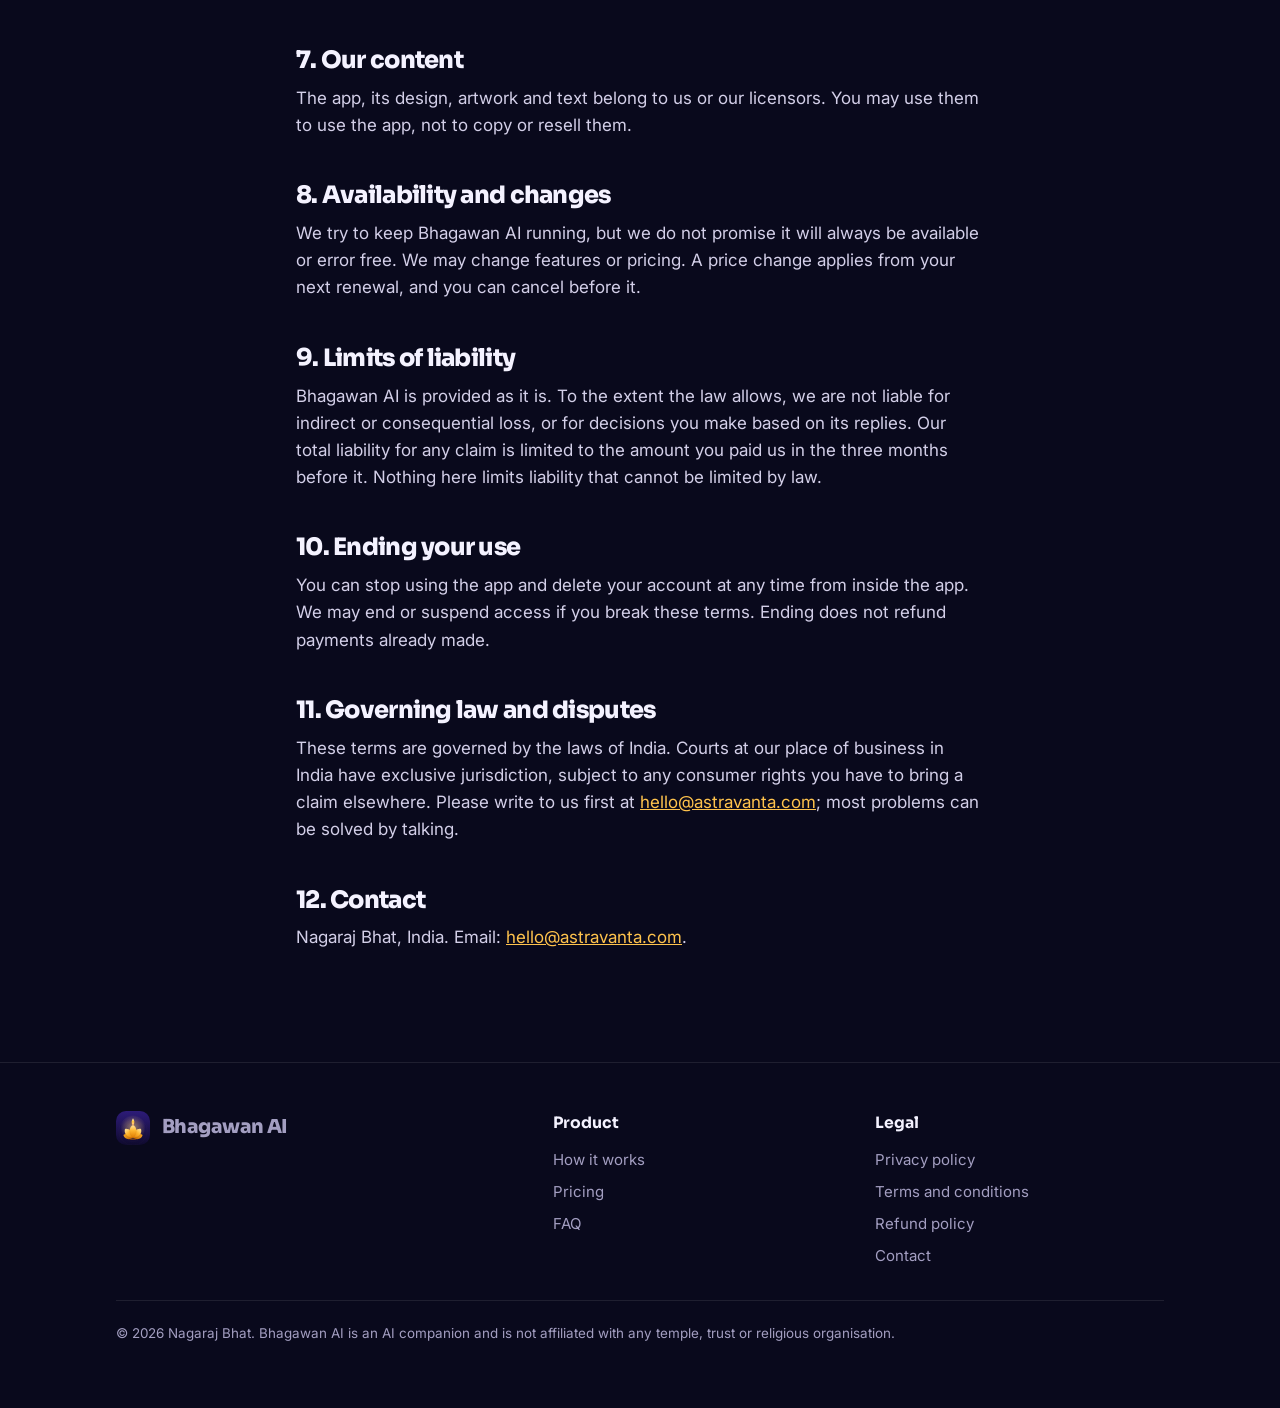
<file: terms.html>
<!doctype html>
<html lang="en">
<head>
  <meta charset="utf-8">
  <meta name="viewport" content="width=device-width, initial-scale=1">
  <title>Terms and conditions · Bhagawan AI</title>
  <meta name="description" content="The terms for using the Bhagawan AI Android app and website.">
  <meta name="theme-color" content="#09091c">
  <link rel="icon" type="image/svg+xml" href="icon.svg">
  <link rel="apple-touch-icon" href="apple-touch-icon.png">
  <link rel="stylesheet" href="styles.css">
</head>
<body>
<header class="nav"><div class="wrap">
  <a class="brand" href="/"><img src="icon.svg" alt="" width="34" height="34">Bhagawan AI</a>
  <nav class="nav-links" aria-label="Main"><a href="/#how">How it works</a><a href="/#pricing">Pricing</a><a href="terms.html">Terms</a><a class="btn small" href="/#get">Get the app</a></nav>
</div></header>

<main class="legal"><div class="wrap">
  <h1>Terms and conditions</h1>
<p class="updated">Last updated: 14 November 2026</p>

  <p>These terms are an agreement between you and Nagaraj Bhat (“we”, “us”), an individual based in India, about your use of the Bhagawan AI Android app and website (“Bhagawan AI”). By installing or using it you accept them. If you do not, please do not use the app.</p>

  <div class="callout"><b>Please note.</b> Bhagawan AI is an artificial intelligence. It is not a priest, a pandit or a person, and it is not medical, legal or financial advice. All payments are non-refundable (see the <a href="refund.html">Refund policy</a>).</div>

  <h2>1. What Bhagawan AI is</h2>
  <p>Bhagawan AI lets you chat with AI characters styled after Hindu deities, in Hinglish, Hindi and English, and sends an optional daily message. Replies are generated by a language model. They can be wrong, and they are not the words of any deity. Use them as comfort and a prompt for reflection, not as instruction. If you are unwell or in crisis, contact a qualified professional or a local helpline.</p>

  <h2>2. Who can use it</h2>
  <p>You must be at least 13 years old. If you are under 18, use Bhagawan AI with a parent or guardian's permission. You must give accurate information when you sign in.</p>

  <h2>3. Your account</h2>
  <p>You sign in with your mobile number and a one-time code. You are responsible for your phone and for what happens on your account. Do not share your account.</p>

  <h2>4. Subscription and billing</h2>
  <p>Bhagawan AI costs ₹1 for a 1-day trial, then ₹199 per month. The subscription renews automatically each month until you cancel. Prices include applicable taxes. Payments are processed by Razorpay, and we do not see or store your card or UPI details. You can cancel any time from Profile in the app; you keep access until the end of the period you paid for.</p>

  <h2>5. No refunds</h2>
  <p>All payments, including the ₹1 trial and each renewal, are non-refundable. The full terms, including how we handle duplicate or wrong charges, are in the <a href="refund.html">Refund policy</a>, which forms part of these terms.</p>

  <h2>6. Acceptable use</h2>
  <p>Do not use Bhagawan AI to harass or threaten anyone, to produce hateful or illegal content, to insult any religion or community, to try to extract our prompts or code, to scrape or reverse engineer the app, or to run it with bots or scripts. We may suspend an account that does.</p>

  <h2>7. Our content</h2>
  <p>The app, its design, artwork and text belong to us or our licensors. You may use them to use the app, not to copy or resell them.</p>

  <h2>8. Availability and changes</h2>
  <p>We try to keep Bhagawan AI running, but we do not promise it will always be available or error free. We may change features or pricing. A price change applies from your next renewal, and you can cancel before it.</p>

  <h2>9. Limits of liability</h2>
  <p>Bhagawan AI is provided as it is. To the extent the law allows, we are not liable for indirect or consequential loss, or for decisions you make based on its replies. Our total liability for any claim is limited to the amount you paid us in the three months before it. Nothing here limits liability that cannot be limited by law.</p>

  <h2>10. Ending your use</h2>
  <p>You can stop using the app and delete your account at any time from inside the app. We may end or suspend access if you break these terms. Ending does not refund payments already made.</p>

  <h2>11. Governing law and disputes</h2>
  <p>These terms are governed by the laws of India. Courts at our place of business in India have exclusive jurisdiction, subject to any consumer rights you have to bring a claim elsewhere. Please write to us first at <a href="mailto:hello@astravanta.com">hello@astravanta.com</a>; most problems can be solved by talking.</p>

  <h2>12. Contact</h2>
  <p>Nagaraj Bhat, India. Email: <a href="mailto:hello@astravanta.com">hello@astravanta.com</a>.</p>
</div></main>

<footer><div class="wrap">
  <div><a class="brand" href="/"><img src="icon.svg" alt="" width="34" height="34">Bhagawan AI</a></div>
  <div><h4>Product</h4><ul><li><a href="/#how">How it works</a></li><li><a href="/#pricing">Pricing</a></li><li><a href="/#faq">FAQ</a></li></ul></div>
  <div><h4>Legal</h4><ul><li><a href="privacy.html">Privacy policy</a></li><li><a href="terms.html">Terms and conditions</a></li><li><a href="refund.html">Refund policy</a></li><li><a href="mailto:hello@astravanta.com">Contact</a></li></ul></div>
  <p class="fine">© 2026 Nagaraj Bhat. Bhagawan AI is an AI companion and is not affiliated with any temple, trust or religious organisation.</p>
</div></footer>
</body>
</html>
</file>
<file: styles.css>
@font-face { font-family: "Sora"; src: url("fonts/sora.ttf") format("truetype"); font-weight: 100 800; font-display: swap; }
@font-face { font-family: "Inter"; src: url("fonts/inter.ttf") format("truetype"); font-weight: 100 900; font-display: swap; }

:root {
  --bg: #09091c;
  --s1: #14121e;
  --s2: #1c1a2b;
  --s3: #2b273d;
  --line: rgba(255, 255, 255, 0.09);
  --text: #f4f2ff;
  --muted: #a39ec1;
  --lime: #ffc34d;
  --violet: #6a5cff;
  --pink: #ff6fb5;
  --amber: #ffb84d;
  --red: #ff6b6b;
  --ink: #14102a;
  --gutter: clamp(20px, 5vw, 56px);
  --max: 1160px;
}

* { box-sizing: border-box; }
html { scroll-behavior: smooth; }
body {
  margin: 0;
  background: var(--bg);
  color: var(--text);
  font-family: "Inter", system-ui, sans-serif;
  font-size: 17px;
  line-height: 1.6;
  -webkit-font-smoothing: antialiased;
}
body::before {
  content: "";
  position: fixed; inset: 0; z-index: -1; pointer-events: none;
  background:
    radial-gradient(900px 600px at 12% -8%, rgba(106, 92, 255, 0.28), transparent 60%),
    radial-gradient(700px 500px at 100% 30%, rgba(255, 195, 77, 0.07), transparent 60%);
}
a { color: inherit; }
img, svg { max-width: 100%; display: block; }
:focus-visible { outline: 3px solid var(--lime); outline-offset: 3px; border-radius: 8px; }

.wrap { width: 100%; max-width: var(--max); margin: 0 auto; padding: 0 var(--gutter); }
h1, h2, h3 { font-family: "Sora", sans-serif; font-weight: 800; letter-spacing: -0.035em; line-height: 1.04; margin: 0; }
h1 { font-size: clamp(2.7rem, 7vw, 5.2rem); }
h2 { font-size: clamp(2rem, 4.6vw, 3.4rem); }
h3 { font-size: 1.25rem; letter-spacing: -0.02em; line-height: 1.2; }
p { margin: 0; }
.muted { color: var(--muted); }
.lead { font-size: clamp(1.05rem, 2vw, 1.28rem); color: var(--muted); max-width: 34em; }

/* ── nav ── */
.nav { position: sticky; top: 0; z-index: 20; backdrop-filter: blur(16px); background: rgba(9, 9, 28, 0.72); border-bottom: 1px solid var(--line); }
.nav .wrap { display: flex; align-items: center; justify-content: space-between; height: 66px; }
.brand { display: flex; align-items: center; gap: 12px; text-decoration: none; font-family: "Sora", sans-serif; font-weight: 800; font-size: 1.2rem; letter-spacing: -0.03em; }
.brand img { width: 34px; height: 34px; border-radius: 10px; }
.nav-links { display: flex; align-items: center; gap: 28px; font-size: 0.95rem; }
.nav-links a { text-decoration: none; color: var(--muted); }
.nav-links a:hover { color: var(--text); }
.nav-links a.btn, .nav-links a.btn:hover { color: var(--ink); }
@media (max-width: 760px) { .nav-links a:not(.btn) { display: none; } }

/* ── buttons ── */
.btn {
  display: inline-flex; align-items: center; justify-content: center; gap: 10px;
  font-family: "Sora", sans-serif; font-weight: 700; font-size: 1rem; text-decoration: none;
  padding: 15px 26px; border-radius: 999px; border: 0; cursor: pointer;
  background: linear-gradient(100deg, #ffd47a, #a6f5a0); color: var(--ink);
  transition: transform 0.18s cubic-bezier(0.3, 1.6, 0.5, 1), box-shadow 0.2s;
}
.btn:hover { transform: translateY(-2px) scale(1.02); box-shadow: 0 12px 34px rgba(255, 195, 77, 0.22); }
.btn:active { transform: scale(0.97); }
.btn.ghost { background: transparent; color: var(--text); border: 1.5px solid var(--line); }
.btn.ghost:hover { border-color: var(--muted); box-shadow: none; }
.btn.small { padding: 10px 18px; font-size: 0.9rem; }
.btn[aria-disabled="true"] { opacity: 0.55; cursor: not-allowed; pointer-events: none; }

/* ── hero ── */
.hero { padding: clamp(48px, 9vw, 110px) 0 clamp(56px, 9vw, 110px); }
.hero .wrap { display: grid; grid-template-columns: 1.08fr 0.92fr; gap: clamp(32px, 6vw, 80px); align-items: center; }
.hero h1 { margin-bottom: 24px; }
.cta-row { display: flex; flex-wrap: wrap; gap: 14px; margin-top: 34px; align-items: center; }
.note { font-size: 0.88rem; color: var(--muted); margin-top: 16px; }
@media (max-width: 900px) { .hero .wrap { grid-template-columns: 1fr; } }

/* ── phone demo ── */
.demo { display: flex; flex-direction: column; align-items: center; gap: 18px; }
.phone {
  position: relative; width: min(300px, 78vw); aspect-ratio: 9 / 18.5; border-radius: 44px;
  background: #000; border: 9px solid #1d1b2b; box-shadow: 0 40px 90px rgba(0, 0, 0, 0.55), 0 0 0 1px var(--line);
  overflow: hidden;
}
.reel { position: absolute; inset: 0; transition: background 0.5s; }
.reel .bars { position: absolute; left: 18px; right: 74px; bottom: 28px; display: grid; gap: 9px; }
.reel .bars i { display: block; height: 10px; border-radius: 6px; background: rgba(255, 255, 255, 0.55); }
.reel .bars i:nth-child(1) { width: 46%; height: 12px; background: rgba(255, 255, 255, 0.9); }
.reel .bars i:nth-child(2) { width: 88%; }
.reel .bars i:nth-child(3) { width: 64%; }
.reel .side { position: absolute; right: 16px; bottom: 36px; display: grid; gap: 16px; }
.reel .side i { width: 30px; height: 30px; border-radius: 50%; background: rgba(255, 255, 255, 0.75); }
.reel.swipe { animation: swipe 0.38s cubic-bezier(0.3, 0.9, 0.3, 1); }
@keyframes swipe { from { transform: translateY(46%); opacity: 0.2; } to { transform: none; opacity: 1; } }

.bubble { position: absolute; top: 22px; right: 18px; width: 62px; height: 62px; z-index: 3; cursor: grab; }
.bubble svg { width: 100%; height: 100%; filter: drop-shadow(0 6px 14px rgba(0, 0, 0, 0.5)); }
.bubble .ring { transition: stroke-dashoffset 0.5s cubic-bezier(0.3, 1.2, 0.5, 1), stroke 0.3s; }
.bubble.pop { animation: pop 0.35s cubic-bezier(0.3, 1.8, 0.5, 1); }
@keyframes pop { 50% { transform: scale(1.22); } }
.bubble text { font-family: "Sora", sans-serif; font-weight: 800; }

.block {
  position: absolute; inset: 0; z-index: 4; display: grid; place-content: center; justify-items: center; gap: 12px; text-align: center; padding: 28px;
  background: radial-gradient(500px 400px at 50% 20%, #2a1f5c, #09091c 70%);
  opacity: 0; pointer-events: none; transition: opacity 0.35s;
}
.block.on { opacity: 1; pointer-events: auto; }
.block h3 { font-size: 1.5rem; }
.block p { color: var(--muted); font-size: 0.92rem; }
.block .blip { width: 110px; }

.demo-controls { display: flex; gap: 12px; flex-wrap: wrap; justify-content: center; }
.demo-hint { font-size: 0.85rem; color: var(--muted); text-align: center; min-height: 1.4em; }

/* Blip (inline mascot) */
.blip .body { transform-origin: 54px 80px; animation: hop 1.15s ease-in-out infinite alternate; }
.blip .pupils { animation: look 2.6s ease-in-out infinite alternate; }
.blip .lid { transform-origin: center; animation: blink 3.6s infinite; }
@keyframes hop { from { transform: scale(1.04, 0.94); } to { transform: translateY(-5px) scale(0.97, 1.04); } }
@keyframes look { from { transform: translateX(-1.2px); } to { transform: translateX(1.2px); } }
@keyframes blink { 0%, 92%, 100% { transform: scaleY(0); } 95% { transform: scaleY(1); } }

/* ── sections ── */
section { padding: clamp(64px, 10vw, 128px) 0; }
.section-head { max-width: 760px; margin-bottom: clamp(36px, 6vw, 64px); }
.section-head p { margin-top: 18px; }
.sep { border-top: 1px solid var(--line); }

.strip { padding: 22px 0; border-block: 1px solid var(--line); background: rgba(255, 255, 255, 0.02); }
.strip .wrap { display: flex; flex-wrap: wrap; gap: 14px 44px; align-items: center; justify-content: space-between; }
.strip span { font-family: "Sora", sans-serif; font-weight: 700; font-size: 1.02rem; color: var(--muted); }
.strip span b { color: var(--text); }

.steps { display: grid; grid-template-columns: repeat(3, 1fr); gap: clamp(20px, 3vw, 40px); counter-reset: s; }
.step { counter-increment: s; padding-top: 22px; border-top: 2px solid var(--line); }
.step::before { content: counter(s); font-family: "Sora", sans-serif; font-weight: 800; font-size: 3.6rem; color: var(--lime); line-height: 1; display: block; margin-bottom: 14px; letter-spacing: -0.05em; }
.step h3 { margin-bottom: 10px; }
.step p { color: var(--muted); }
@media (max-width: 800px) { .steps { grid-template-columns: 1fr; } }

.bento { display: grid; grid-template-columns: repeat(6, 1fr); gap: 16px; }
.tile { background: var(--s1); border: 1px solid var(--line); border-radius: 30px; padding: 28px; display: flex; flex-direction: column; gap: 10px; overflow: hidden; position: relative; }
.tile p { color: var(--muted); font-size: 0.97rem; }
.tile.a { grid-column: span 4; }
.tile.b { grid-column: span 2; }
.tile.c { grid-column: span 2; }
.tile.d { grid-column: span 2; }
.tile.e { grid-column: span 2; }
.tile.f { grid-column: span 3; }
.tile.g { grid-column: span 3; }
.tile .tag { align-self: flex-start; font-size: 0.78rem; font-weight: 600; padding: 4px 12px; border-radius: 999px; background: rgba(106, 92, 255, 0.16); color: #c9bfff; border: 1px solid rgba(106, 92, 255, 0.35); }
.tile .tag.pro { background: rgba(255, 195, 77, 0.12); color: var(--lime); border-color: rgba(255, 195, 77, 0.3); }
.tile .big { font-family: "Sora", sans-serif; font-weight: 800; font-size: clamp(2.4rem, 5vw, 3.8rem); letter-spacing: -0.05em; color: var(--lime); line-height: 1; }
.chips { display: flex; flex-wrap: wrap; gap: 8px; margin-top: 8px; }
.chips span { font-size: 0.85rem; padding: 7px 14px; border-radius: 999px; background: var(--s3); }
@media (max-width: 900px) { .tile.a, .tile.b, .tile.c, .tile.d, .tile.e, .tile.f, .tile.g { grid-column: span 6; } }

/* trust */
.trust { display: grid; grid-template-columns: 1fr 1fr; gap: clamp(28px, 6vw, 80px); align-items: start; }
.trust ul { list-style: none; margin: 0; padding: 0; display: grid; gap: 18px; }
.trust li { display: grid; grid-template-columns: 28px 1fr; gap: 14px; }
.trust li::before { content: ""; width: 24px; height: 24px; margin-top: 3px; border-radius: 50%; background: rgba(255, 195, 77, 0.16) url("data:image/svg+xml,%3Csvg xmlns='http://www.w3.org/2000/svg' viewBox='0 0 24 24'%3E%3Cpath d='M7 12.500l3.200 3.200L17 8.800' fill='none' stroke='%23c8ff3d' stroke-width='2.600' stroke-linecap='round' stroke-linejoin='round'/%3E%3C/svg%3E") center/18px no-repeat; }
.trust li b { display: block; font-family: "Sora", sans-serif; letter-spacing: -0.02em; }
.trust li span { color: var(--muted); font-size: 0.97rem; }
@media (max-width: 860px) { .trust { grid-template-columns: 1fr; } }

/* pricing */
.plans { display: grid; grid-template-columns: repeat(3, 1fr); gap: 16px; align-items: stretch; }
.plan { background: var(--s1); border: 1px solid var(--line); border-radius: 30px; padding: 30px; display: flex; flex-direction: column; gap: 14px; }
.plan.hot { border: 1.5px solid var(--lime); background: linear-gradient(180deg, rgba(255, 195, 77, 0.07), var(--s1) 55%); }
.plan .price { font-family: "Sora", sans-serif; font-weight: 800; font-size: 2.8rem; letter-spacing: -0.05em; line-height: 1; }
.plan .price small { font-size: 1rem; font-weight: 600; color: var(--muted); letter-spacing: 0; }
.plan ul { list-style: none; margin: 8px 0 0; padding: 0; display: grid; gap: 10px; color: var(--muted); font-size: 0.96rem; }
.plan li::before { content: "✓  "; color: var(--lime); font-weight: 800; }
.plan li.soon::before { content: "✦  "; color: #c9bfff; }
.plan .save { align-self: flex-start; font-size: 0.78rem; font-weight: 700; padding: 4px 12px; border-radius: 999px; background: rgba(255, 195, 77, 0.14); color: var(--lime); border: 1px solid rgba(255, 195, 77, 0.3); }
@media (max-width: 900px) { .plans { grid-template-columns: 1fr; } }

/* faq */
.faq { max-width: 820px; }
.faq details { border-top: 1px solid var(--line); padding: 4px 0; }
.faq details:last-child { border-bottom: 1px solid var(--line); }
.faq summary { cursor: pointer; list-style: none; padding: 20px 40px 20px 0; font-family: "Sora", sans-serif; font-weight: 700; font-size: 1.12rem; letter-spacing: -0.02em; position: relative; }
.faq summary::-webkit-details-marker { display: none; }
.faq summary::after { content: "+"; position: absolute; right: 4px; top: 50%; transform: translateY(-50%); font-size: 1.6rem; color: var(--lime); transition: transform 0.25s; }
.faq details[open] summary::after { transform: translateY(-50%) rotate(45deg); }
.faq details p { color: var(--muted); padding: 0 40px 22px 0; }

/* closing */
.closing { text-align: left; }
.closing .box { background: linear-gradient(120deg, #231a52, #15121f 60%); border: 1px solid var(--line); border-radius: 44px; padding: clamp(32px, 6vw, 72px); display: grid; grid-template-columns: 1fr auto; gap: 32px; align-items: center; }
.closing .blip { width: clamp(110px, 18vw, 190px); }
@media (max-width: 760px) { .closing .box { grid-template-columns: 1fr; } .closing .blip { order: -1; } }

footer { border-top: 1px solid var(--line); padding: 48px 0 64px; color: var(--muted); font-size: 0.94rem; }
footer .wrap { display: grid; grid-template-columns: 1.4fr 1fr 1fr; gap: 32px; }
footer h4 { font-family: "Sora", sans-serif; color: var(--text); margin: 0 0 12px; font-size: 0.98rem; }
footer ul { list-style: none; padding: 0; margin: 0; display: grid; gap: 8px; }
footer a { text-decoration: none; }
footer a:hover { color: var(--text); }
footer .fine { grid-column: 1 / -1; font-size: 0.84rem; border-top: 1px solid var(--line); padding-top: 22px; }
@media (max-width: 760px) { footer .wrap { grid-template-columns: 1fr 1fr; } footer .wrap > div:first-child { grid-column: 1 / -1; } }

/* legal pages */
.legal { padding: clamp(48px, 8vw, 96px) 0; }
.legal .wrap { max-width: 800px; }
.legal h1 { font-size: clamp(2.2rem, 5vw, 3.4rem); margin-bottom: 10px; }
.legal .updated { color: var(--muted); margin-bottom: 36px; }
.legal h2 { font-size: 1.5rem; margin: 44px 0 12px; letter-spacing: -0.03em; }
.legal p, .legal li { color: #d3cfe8; }
.legal p { margin-bottom: 14px; }
.legal ul { padding-left: 22px; display: grid; gap: 8px; margin: 0 0 14px; }
.legal a { color: var(--lime); }
.legal .callout { background: var(--s1); border: 1px solid var(--line); border-radius: 22px; padding: 20px 24px; margin: 22px 0; }
.legal table { width: 100%; border-collapse: collapse; margin: 12px 0 20px; font-size: 0.95rem; }
.legal th, .legal td { text-align: left; padding: 12px 14px; border-bottom: 1px solid var(--line); vertical-align: top; }
.legal th { color: var(--text); font-family: "Sora", sans-serif; font-size: 0.9rem; }
.legal td { color: #d3cfe8; }
.legal .tablewrap { overflow-x: auto; }

@media (prefers-reduced-motion: reduce) {
  html { scroll-behavior: auto; }
  *, *::before, *::after { animation: none !important; transition: none !important; }
}
</file>
